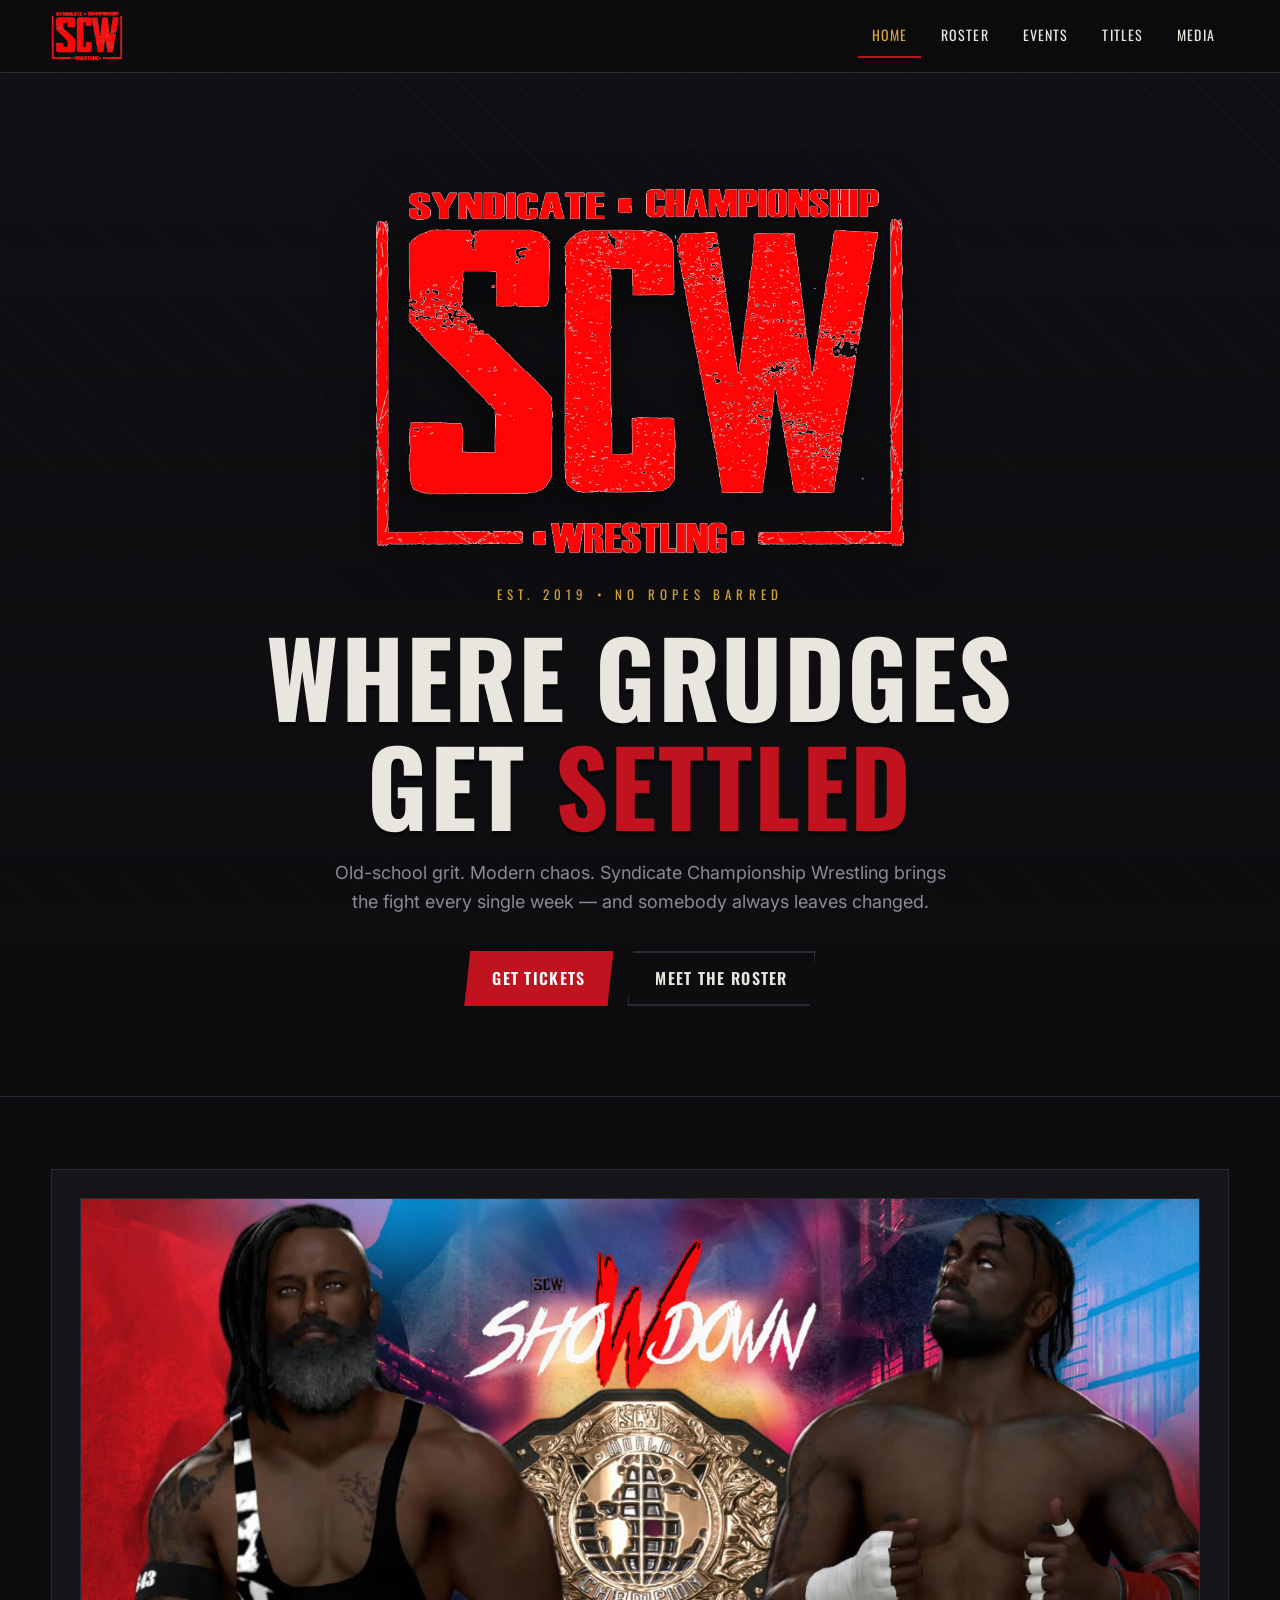
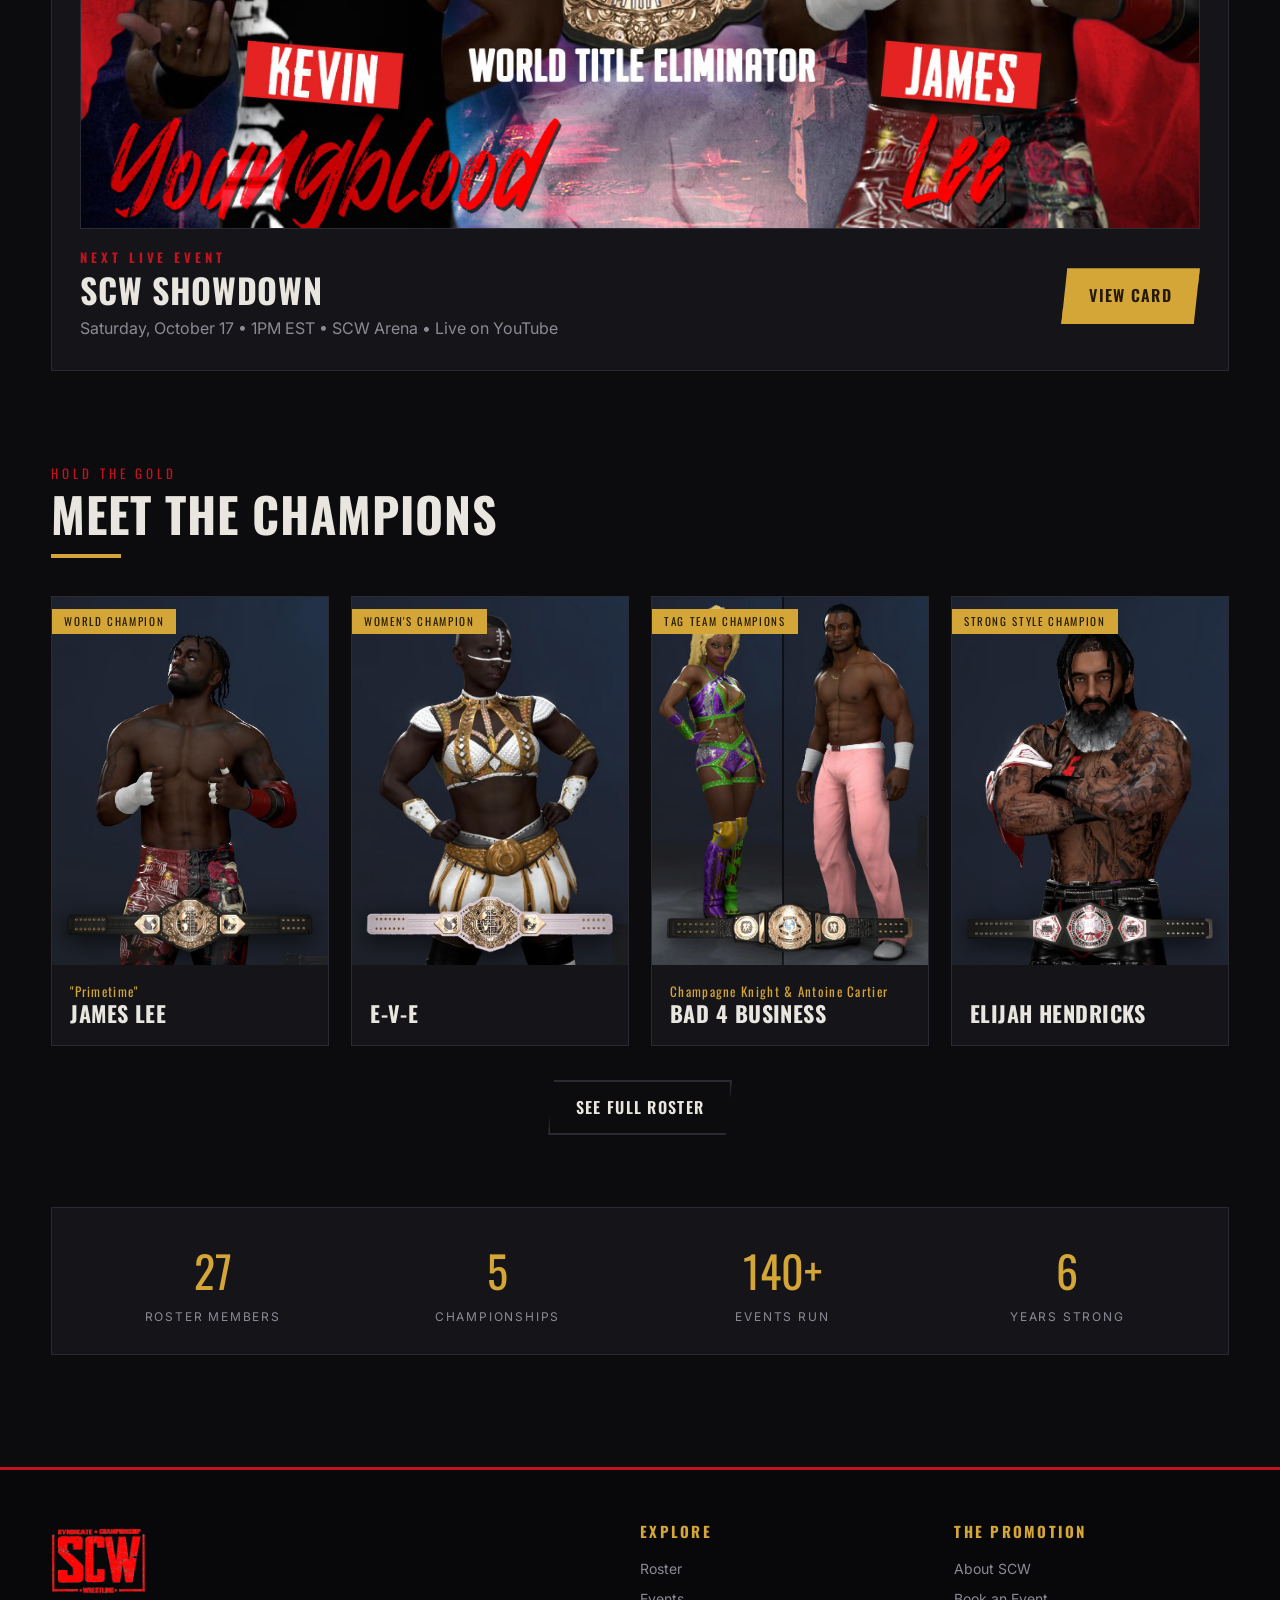
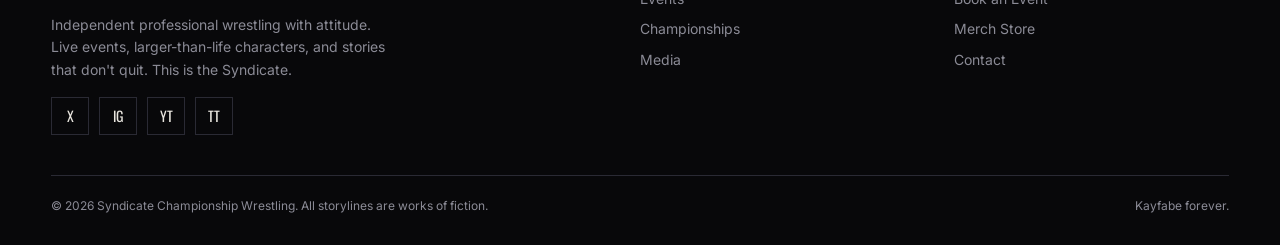
<file: index.html>
<!DOCTYPE html>
<html lang="en">
<head>
  <meta charset="UTF-8" />
  <meta name="viewport" content="width=device-width, initial-scale=1.0" />
  <title>Syndicate Championship Wrestling — SCW</title>
  <meta name="description" content="Syndicate Championship Wrestling — where legends are made and grudges are settled. Rowdy, raw, and ready to riot." />
  <link rel="preconnect" href="https://fonts.googleapis.com" />
  <link rel="preconnect" href="https://fonts.gstatic.com" crossorigin />
  <link href="https://fonts.googleapis.com/css2?family=Oswald:wght@400;500;600;700&family=Inter:wght@400;500;600&display=swap" rel="stylesheet" />
  <link rel="icon" type="image/png" href="media/images/scw-logo.png" />
  <link rel="stylesheet" href="css/styles.css?v=7" />
</head>
<body>

  <!-- ===== Nav ===== -->
  <header class="topbar">
    <div class="wrap nav">
      <a class="brand" href="index.html">
        <img class="logo" src="media/images/scw-logo.png" alt="Syndicate Championship Wrestling" />
      </a>
      <button class="nav-toggle" aria-label="Menu">&#9776;</button>
      <nav class="nav-links">
        <a href="index.html">Home</a>
        <a href="roster.html">Roster</a>
        <a href="events.html">Events</a>
        <a href="championships.html">Titles</a>
        <a href="news.html">News</a>
        <a href="media.html">Media</a>
      </nav>
    </div>
  </header>

  <!-- ===== Ticker (hidden for now) =====
  <div class="ticker">
    <div class="track">
      <span>SCW RUMBLE IN THE BRONX — SAT SEP 19 — LIVE FROM THE BRONX, NY</span>
      <span>MAIN EVENT — SCW WORLD HEAVYWEIGHT TITLE — NO DISQUALIFICATION</span>
      <span>SCW WOMEN'S WORLD HEAVYWEIGHT TITLE ON THE LINE</span>
      <span>SCW TELEVISION TITLE UP FOR GRABS</span>
      <span>SCW TAG TEAM TITLES ON THE LINE</span>
    </div>
  </div>
  -->

  <!-- ===== Hero ===== -->
  <section class="hero">
    <div class="wrap">
      <img class="hero-logo" src="media/images/scw-logo.png" alt="Syndicate Championship Wrestling" />
      <div class="kicker">EST. 2019 &bull; NO ROPES BARRED</div>
      <h1>WHERE GRUDGES<br />GET <span class="split">SETTLED</span></h1>
      <p class="lead">Old-school grit. Modern chaos. Syndicate Championship Wrestling brings the fight every single week — and somebody always leaves changed.</p>
      <div class="hero-cta">
        <a class="btn" href="https://www.youtube.com/@SCWWrestling2k" target="_blank" rel="noopener">Get Tickets</a>
        <a class="btn ghost" href="roster.html">Meet the Roster</a>
      </div>
    </div>
  </section>

  <!-- ===== Next Event Callout ===== -->
  <section class="section">
    <div class="wrap">
      <div class="panel reveal">
        <a href="events.html" style="display:block;margin-bottom:22px;">
          <img src="media/matches/showdown-2026-10-17/KYB-LEE.jpg" alt="SCW Showdown — World Title Eliminator: Kevin Youngblood vs. James Lee" style="width:100%;display:block;border:1px solid var(--border);" />
        </a>
        <div style="display:grid;grid-template-columns:1fr auto;gap:24px;align-items:center;">
          <div>
            <div class="eyebrow head" style="color:var(--blood);letter-spacing:.3em;font-size:13px;">NEXT LIVE EVENT</div>
            <h2 style="font-size:34px;margin:8px 0;">SCW Showdown</h2>
            <p style="color:var(--smoke);">Saturday, October 17 &bull; 1PM EST &bull; SCW Arena &bull; Live on YouTube</p>
          </div>
          <a class="btn gold" href="events.html">View Card</a>
        </div>
      </div>
    </div>
  </section>

  <!-- ===== Featured Wrestlers ===== -->
  <section class="section" style="padding-top:20px;">
    <div class="wrap">
      <div class="section-head reveal">
        <div class="eyebrow">HOLD THE GOLD</div>
        <h2>Meet the Champions</h2>
        <div class="line"></div>
      </div>
      <div class="grid cols-4">
        <article class="card fighter reveal">
          <div class="photo"><span class="status champ">World Champion</span><img src="media/roster/primetime-james-lee.jpg" alt="James Lee" /><img class="photo-belt" src="media/titles/world.png?v=2" alt="SCW World Championship" /></div>
          <div class="info">
            <div class="nick">"Primetime"</div>
            <h3>James Lee</h3>
          </div>
        </article>
        <article class="card fighter reveal">
          <div class="photo"><span class="status champ">Women's Champion</span><img src="media/roster/eve.jpg" alt="E-V-E" /><img class="photo-belt" src="media/titles/womens.png?v=2" alt="SCW Women's Championship" /></div>
          <div class="info">
            <div class="nick">&nbsp;</div>
            <h3>E-V-E</h3>
          </div>
        </article>
        <article class="card fighter reveal">
          <div class="photo"><span class="status champ">Tag Team Champions</span><img src="media/roster/bad-4-business.jpg" alt="Bad 4 Business — Champagne Knight &amp; Antoine Cartier" /><img class="photo-belt" src="media/titles/tag-team.png?v=2" alt="SCW Tag Team Championship" /></div>
          <div class="info">
            <div class="nick">Champagne Knight &amp; Antoine Cartier</div>
            <h3>Bad 4 Business</h3>
          </div>
        </article>
        <article class="card fighter reveal">
          <div class="photo"><span class="status champ">Strong Style Champion</span><img src="media/roster/elijah-hendricks.jpg" alt="Elijah Hendricks" /><img class="photo-belt" src="media/titles/strong-style.png?v=2" alt="SCW Strong Style Championship" /></div>
          <div class="info">
            <div class="nick">&nbsp;</div>
            <h3>Elijah Hendricks</h3>
          </div>
        </article>
      </div>
      <div style="text-align:center;margin-top:34px;">
        <a class="btn ghost" href="roster.html">See Full Roster</a>
      </div>
    </div>
  </section>

  <!-- ===== Stats ===== -->
  <section class="section" style="padding-top:0;">
    <div class="wrap">
      <div class="panel stat-row reveal">
        <div class="stat"><div class="num">27</div><div class="lbl">Roster Members</div></div>
        <div class="stat"><div class="num">5</div><div class="lbl">Championships</div></div>
        <div class="stat"><div class="num">140+</div><div class="lbl">Events Run</div></div>
        <div class="stat"><div class="num">6</div><div class="lbl">Years Strong</div></div>
      </div>
    </div>
  </section>

  <!-- ===== Latest News (hidden until there's content — uncomment the section below to show again) ===== -->
  <!--
  <section class="section" style="padding-top:20px;">
    <div class="wrap">
      <div class="section-head reveal">
        <div class="eyebrow">FROM THE WIRE</div>
        <h2>Latest Headlines</h2>
        <div class="line"></div>
      </div>
      <div class="grid cols-3">
        <article class="card article reveal">
          <div class="thumb">SCW</div>
          <div class="content">
            <div class="cat">STORYLINE</div>
            <h3>Vega Turns on Her Own Stable</h3>
            <div class="date">Aug 12, 2026</div>
            <p>A steel chair, a betrayal, and a title shot on the line. The locker room is stunned.</p>
          </div>
        </article>
        <article class="card article reveal">
          <div class="thumb">SCW</div>
          <div class="content">
            <div class="cat">RESULTS</div>
            <h3>Traeger Snaps 12-Match Streak</h3>
            <div class="date">Aug 08, 2026</div>
            <p>"The Hammer" finally falls — but not without dragging the whole ring down with him.</p>
          </div>
        </article>
        <article class="card article reveal">
          <div class="thumb">SCW</div>
          <div class="content">
            <div class="cat">ANNOUNCEMENT</div>
            <h3>Blood &amp; Thunder Card Revealed</h3>
            <div class="date">Aug 05, 2026</div>
            <p>Three title matches, one cage, and a debut nobody saw coming. Full card inside.</p>
          </div>
        </article>
      </div>
      <div style="text-align:center;margin-top:34px;">
        <a class="btn ghost" href="news.html">All News</a>
      </div>
    </div>
  </section>
  -->

  <!-- ===== Footer ===== -->
  <footer class="footer">
    <div class="wrap">
      <div class="cols">
        <div class="about">
          <a class="brand" href="index.html">
            <img class="logo" src="media/images/scw-logo.png" alt="Syndicate Championship Wrestling" />
          </a>
          <p style="margin-top:16px;">Independent professional wrestling with attitude. Live events, larger-than-life characters, and stories that don't quit. This is the Syndicate.</p>
          <div class="social">
            <a href="#" aria-label="X">X</a>
            <a href="#" aria-label="Instagram">IG</a>
            <a href="#" aria-label="YouTube">YT</a>
            <a href="#" aria-label="TikTok">TT</a>
          </div>
        </div>
        <div>
          <h4>EXPLORE</h4>
          <a href="roster.html">Roster</a>
          <a href="events.html">Events</a>
          <a href="championships.html">Championships</a>
          <a href="news.html">News</a>
          <a href="media.html">Media</a>
        </div>
        <div>
          <h4>THE PROMOTION</h4>
          <a href="#">About SCW</a>
          <a href="#">Book an Event</a>
          <a href="#">Merch Store</a>
          <a href="#">Contact</a>
        </div>
      </div>
      <div class="legal">
        <span>&copy; <span data-year>2026</span> Syndicate Championship Wrestling. All storylines are works of fiction.</span>
        <span>Kayfabe forever.</span>
      </div>
    </div>
  </footer>

  <script src="js/main.js"></script>
</body>
</html>
</file>
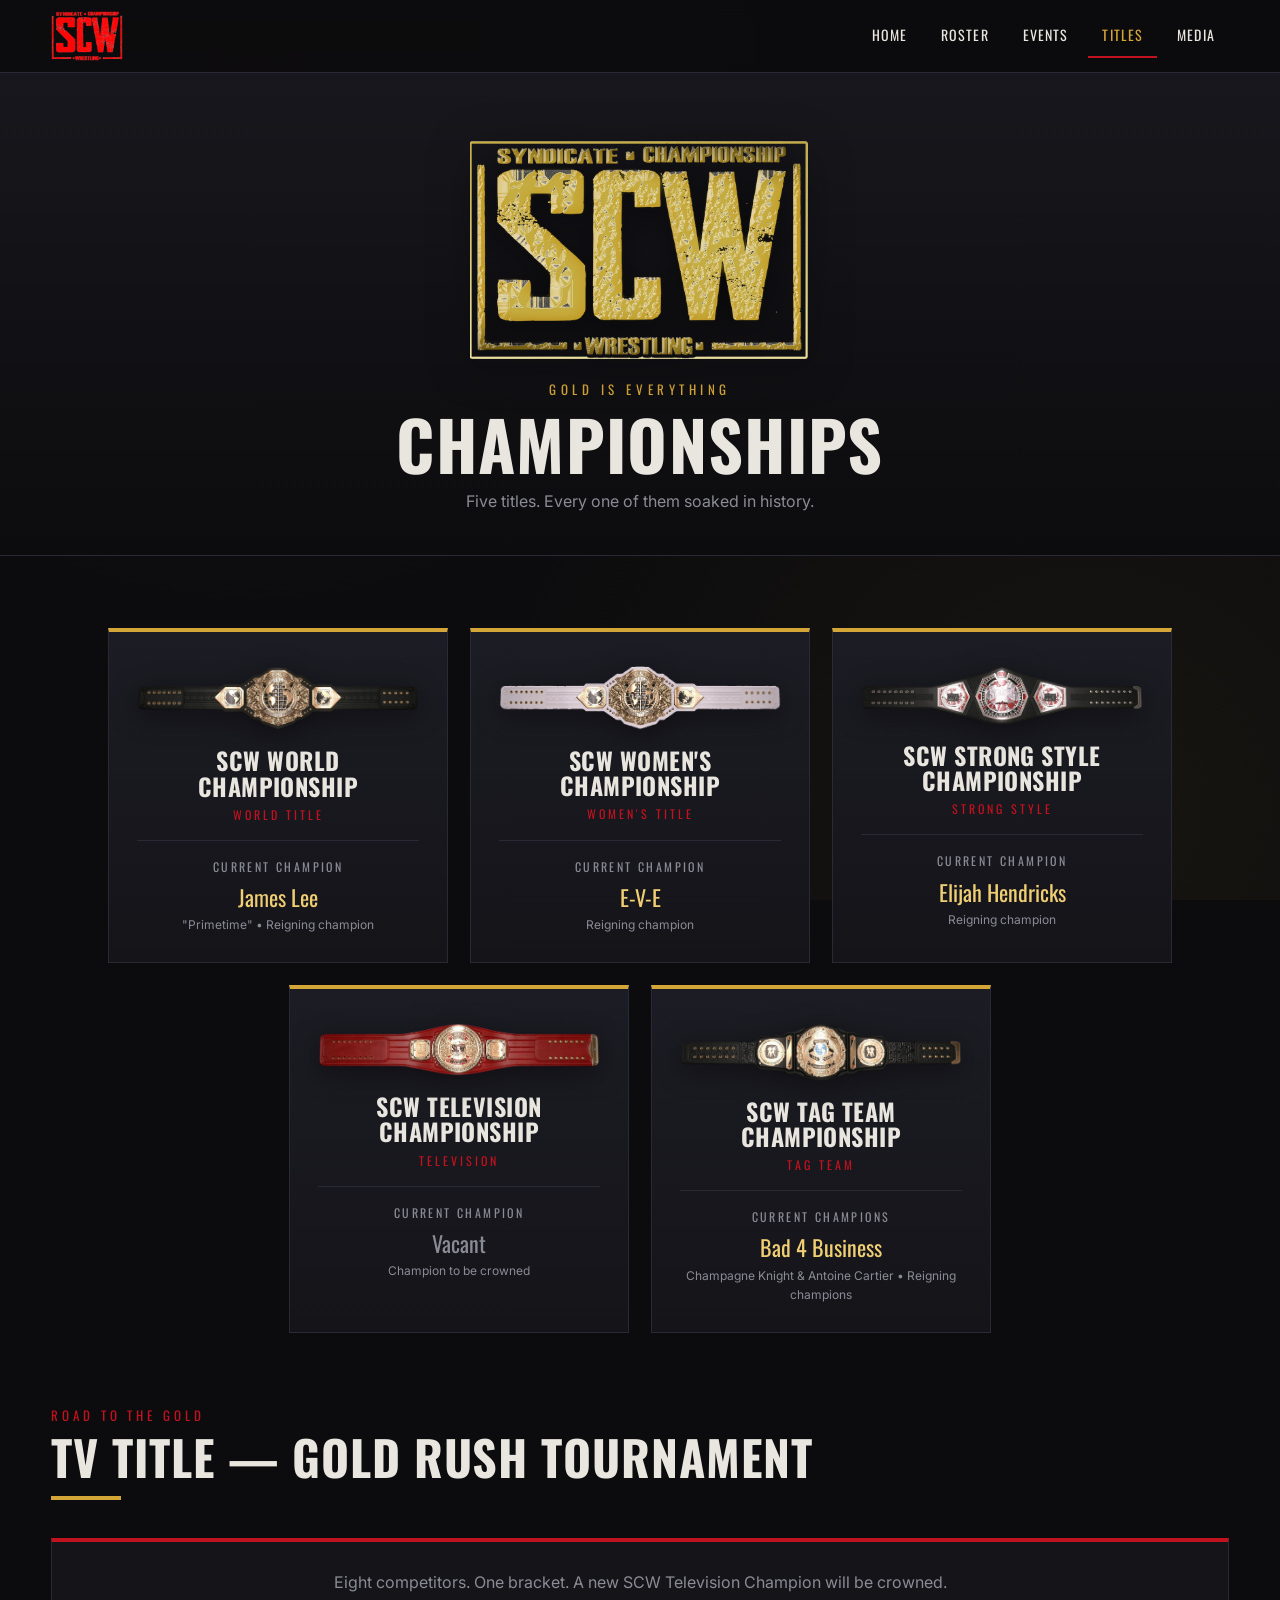
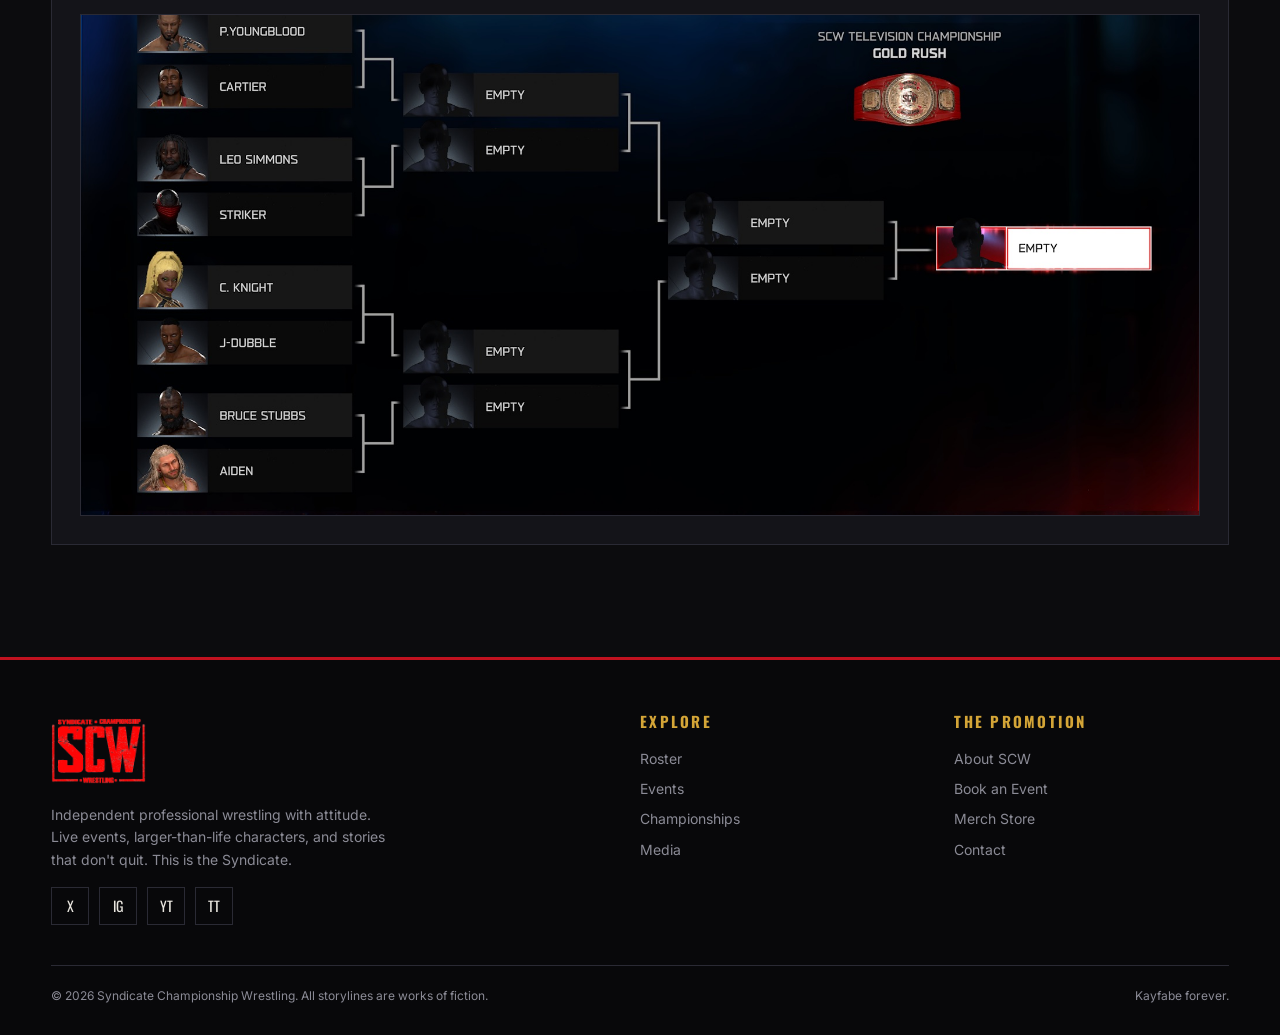
<file: championships.html>
<!DOCTYPE html>
<html lang="en">
<head>
  <meta charset="UTF-8" />
  <meta name="viewport" content="width=device-width, initial-scale=1.0" />
  <title>Championships — Syndicate Championship Wrestling</title>
  <meta name="description" content="SCW championship titles and their current holders." />
  <link rel="preconnect" href="https://fonts.googleapis.com" />
  <link rel="preconnect" href="https://fonts.gstatic.com" crossorigin />
  <link href="https://fonts.googleapis.com/css2?family=Oswald:wght@400;500;600;700&family=Inter:wght@400;500;600&display=swap" rel="stylesheet" />
  <link rel="icon" type="image/png" href="media/images/scw-logo.png" />
  <link rel="stylesheet" href="css/styles.css?v=7" />
</head>
<body>

  <header class="topbar">
    <div class="wrap nav">
      <a class="brand" href="index.html">
        <img class="logo" src="media/images/scw-logo.png" alt="Syndicate Championship Wrestling" />
      </a>
      <button class="nav-toggle" aria-label="Menu">&#9776;</button>
      <nav class="nav-links">
        <a href="index.html">Home</a>
        <a href="roster.html">Roster</a>
        <a href="events.html">Events</a>
        <a href="championships.html">Titles</a>
        <a href="news.html">News</a>
        <a href="media.html">Media</a>
      </nav>
    </div>
  </header>

  <section class="page-banner">
    <div class="wrap">
      <img src="media/images/scw-gold.png" alt="SCW" style="width:min(340px,68vw);margin:0 auto 16px;display:block;filter:drop-shadow(0 8px 20px rgba(0,0,0,0.55));" />
      <div class="eyebrow">GOLD IS EVERYTHING</div>
      <h1>Championships</h1>
      <p>Five titles. Every one of them soaked in history.</p>
    </div>
  </section>

  <section class="section">
    <div class="wrap">
      <div class="belt-grid">

        <article class="belt reveal">
          <img class="belt-img" src="media/titles/world.png?v=2" alt="SCW World Championship belt" />
          <h3>SCW World Championship</h3>
          <div class="division">WORLD TITLE</div>
          <div class="holder">
            <div class="lbl">CURRENT CHAMPION</div>
            <div class="who">James Lee</div>
            <div class="since">"Primetime" &bull; Reigning champion</div>
          </div>
        </article>

        <article class="belt reveal">
          <img class="belt-img" src="media/titles/womens.png?v=2" alt="SCW Women's Championship belt" />
          <h3>SCW Women's Championship</h3>
          <div class="division">WOMEN'S TITLE</div>
          <div class="holder">
            <div class="lbl">CURRENT CHAMPION</div>
            <div class="who">E-V-E</div>
            <div class="since">Reigning champion</div>
          </div>
        </article>

        <article class="belt reveal">
          <img class="belt-img" src="media/titles/strong-style.png?v=2" alt="SCW Strong Style Championship belt" />
          <h3>SCW Strong Style Championship</h3>
          <div class="division">STRONG STYLE</div>
          <div class="holder">
            <div class="lbl">CURRENT CHAMPION</div>
            <div class="who">Elijah Hendricks</div>
            <div class="since">Reigning champion</div>
          </div>
        </article>

        <article class="belt reveal">
          <img class="belt-img" src="media/titles/television.png?v=2" alt="SCW Television Championship belt" />
          <h3>SCW Television Championship</h3>
          <div class="division">TELEVISION</div>
          <div class="holder">
            <div class="lbl">CURRENT CHAMPION</div>
            <div class="who" style="color:var(--smoke);">Vacant</div>
            <div class="since">Champion to be crowned</div>
          </div>
        </article>

        <article class="belt reveal">
          <img class="belt-img" src="media/titles/tag-team.png?v=2" alt="SCW Tag Team Championship belt" />
          <h3>SCW Tag Team Championship</h3>
          <div class="division">TAG TEAM</div>
          <div class="holder">
            <div class="lbl">CURRENT CHAMPIONS</div>
            <div class="who">Bad 4 Business</div>
            <div class="since">Champagne Knight &amp; Antoine Cartier &bull; Reigning champions</div>
          </div>
        </article>

      </div>
    </div>
  </section>

  <!-- ===== TV Title Gold Rush tournament ===== -->
  <section class="section" style="padding-top:0;">
    <div class="wrap">
      <div class="section-head reveal">
        <div class="eyebrow">ROAD TO THE GOLD</div>
        <h2>TV Title &mdash; Gold Rush Tournament</h2>
        <div class="line"></div>
      </div>
      <div class="panel reveal" style="border-top:4px solid var(--blood);text-align:center;">
        <p style="color:var(--smoke);margin-bottom:18px;">Eight competitors. One bracket. A new SCW Television Champion will be crowned.</p>
        <img src="media/matches/showdown-2026-10-03/tv-title-gold-rush-bracket.png" alt="SCW Television Championship Gold Rush tournament bracket" data-lightbox="image" data-src="media/matches/showdown-2026-10-03/tv-title-gold-rush-bracket.png" data-group="gold-rush" data-caption="Gold Rush Tournament — SCW Television Championship" style="width:100%;display:block;border:1px solid var(--border);" />
      </div>
    </div>
  </section>

  <footer class="footer">
    <div class="wrap">
      <div class="cols">
        <div class="about">
          <a class="brand" href="index.html">
            <img class="logo" src="media/images/scw-logo.png" alt="Syndicate Championship Wrestling" />
          </a>
          <p style="margin-top:16px;">Independent professional wrestling with attitude. Live events, larger-than-life characters, and stories that don't quit. This is the Syndicate.</p>
          <div class="social">
            <a href="#" aria-label="X">X</a>
            <a href="#" aria-label="Instagram">IG</a>
            <a href="#" aria-label="YouTube">YT</a>
            <a href="#" aria-label="TikTok">TT</a>
          </div>
        </div>
        <div>
          <h4>EXPLORE</h4>
          <a href="roster.html">Roster</a>
          <a href="events.html">Events</a>
          <a href="championships.html">Championships</a>
          <a href="news.html">News</a>
          <a href="media.html">Media</a>
        </div>
        <div>
          <h4>THE PROMOTION</h4>
          <a href="#">About SCW</a>
          <a href="#">Book an Event</a>
          <a href="#">Merch Store</a>
          <a href="#">Contact</a>
        </div>
      </div>
      <div class="legal">
        <span>&copy; <span data-year>2026</span> Syndicate Championship Wrestling. All storylines are works of fiction.</span>
        <span>Kayfabe forever.</span>
      </div>
    </div>
  </footer>

  <script src="js/main.js"></script>
</body>
</html>
</file>
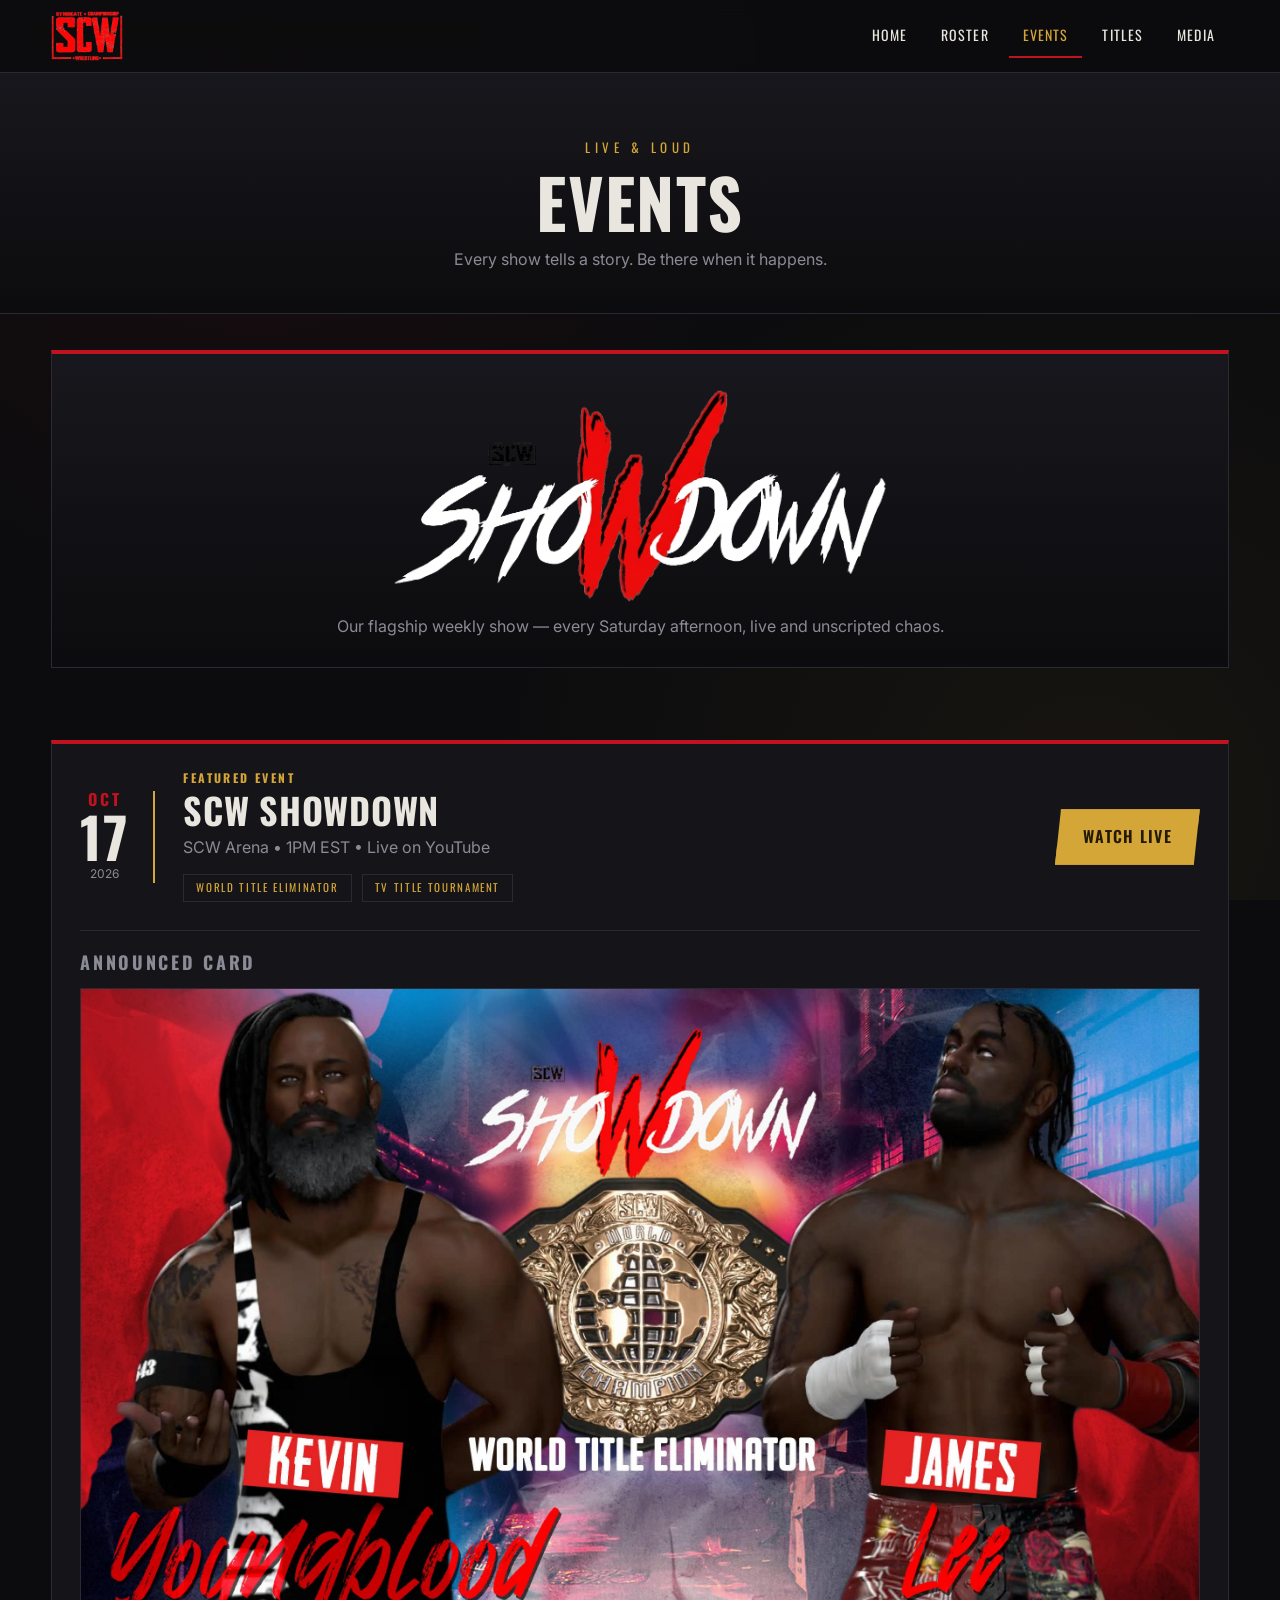
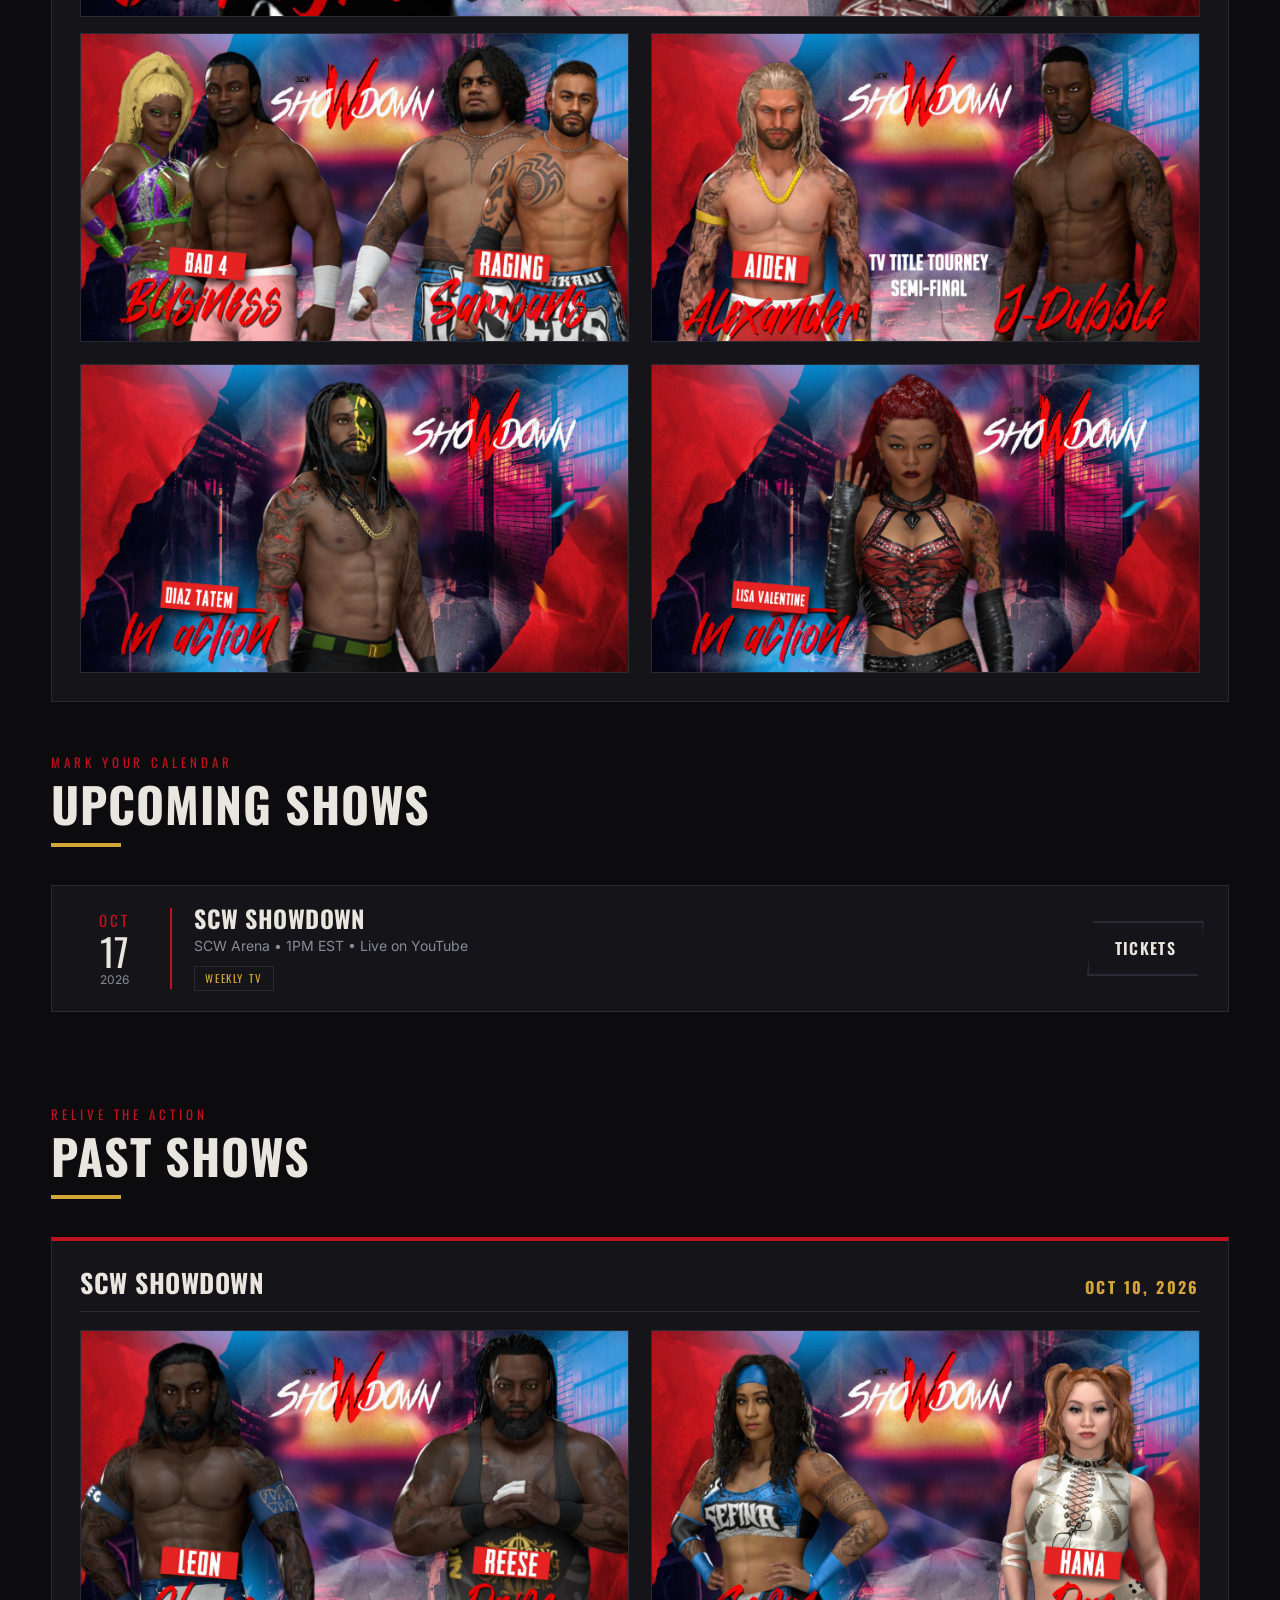
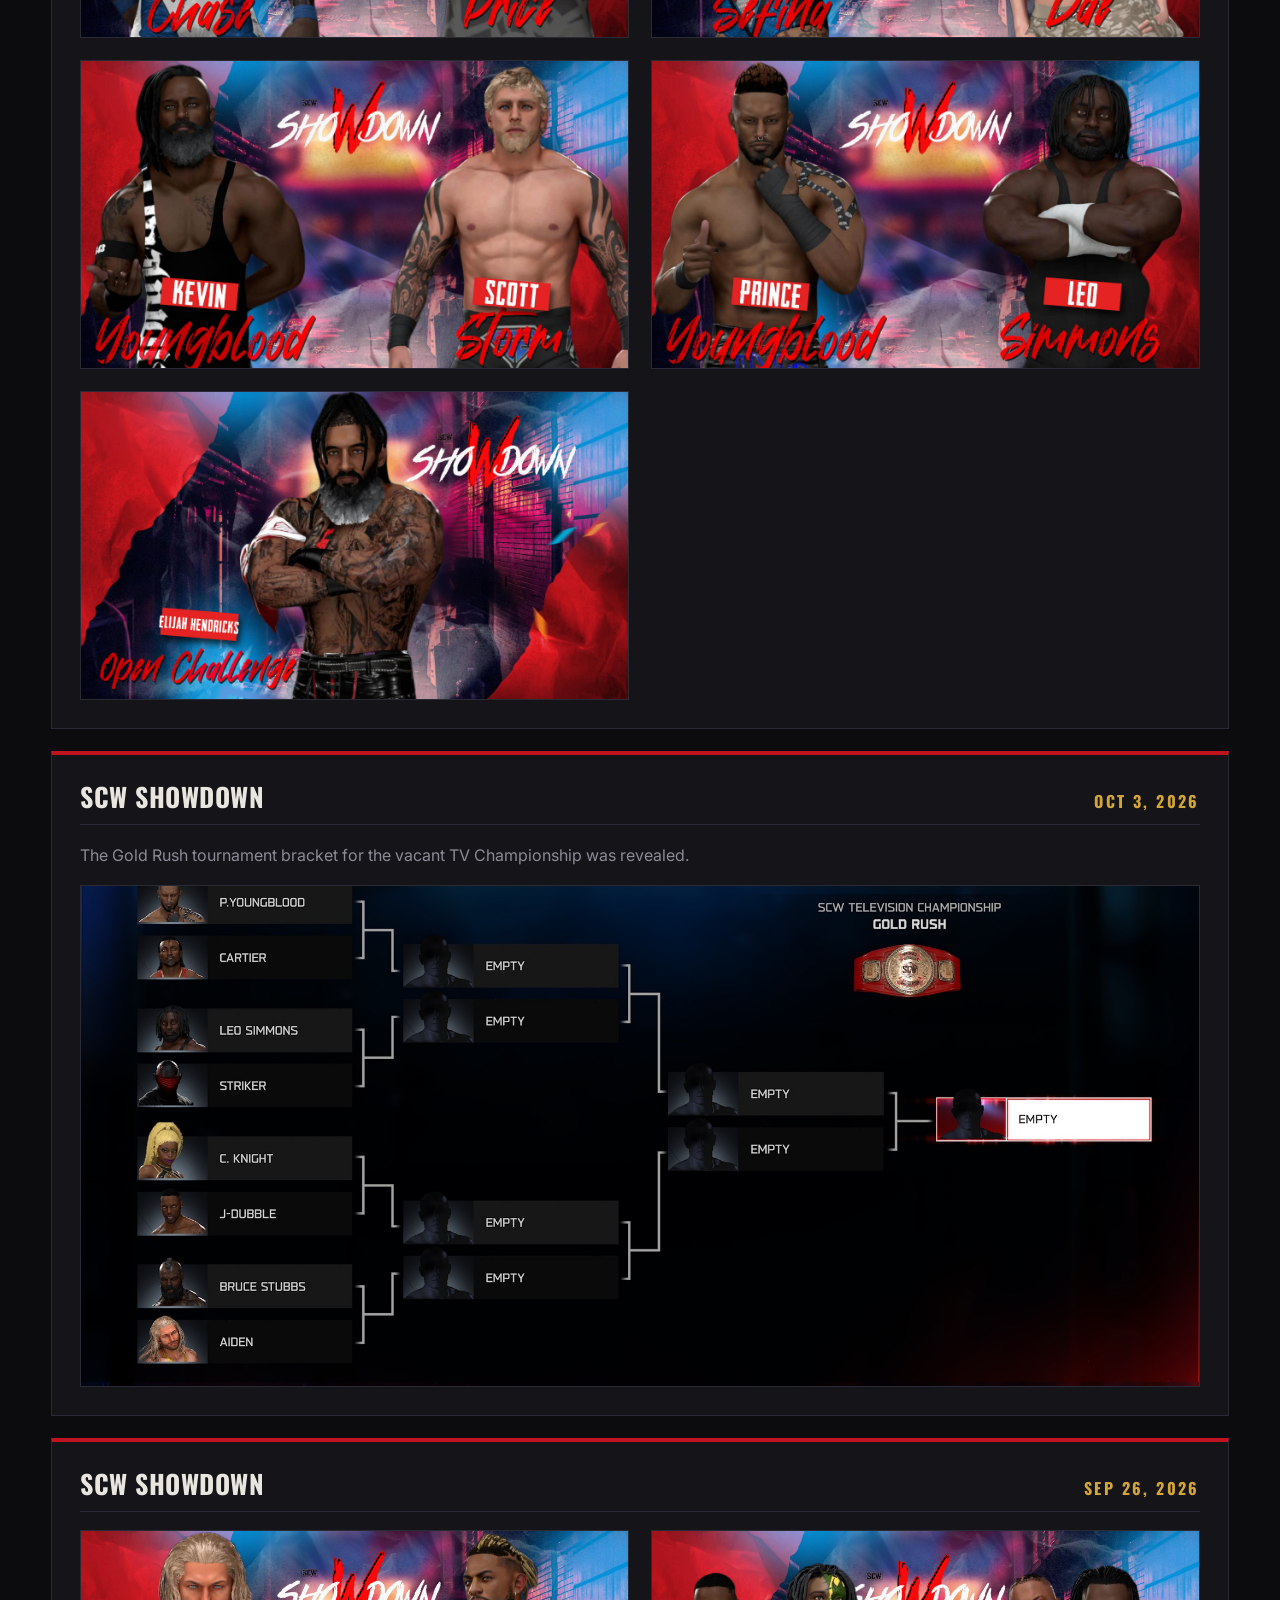
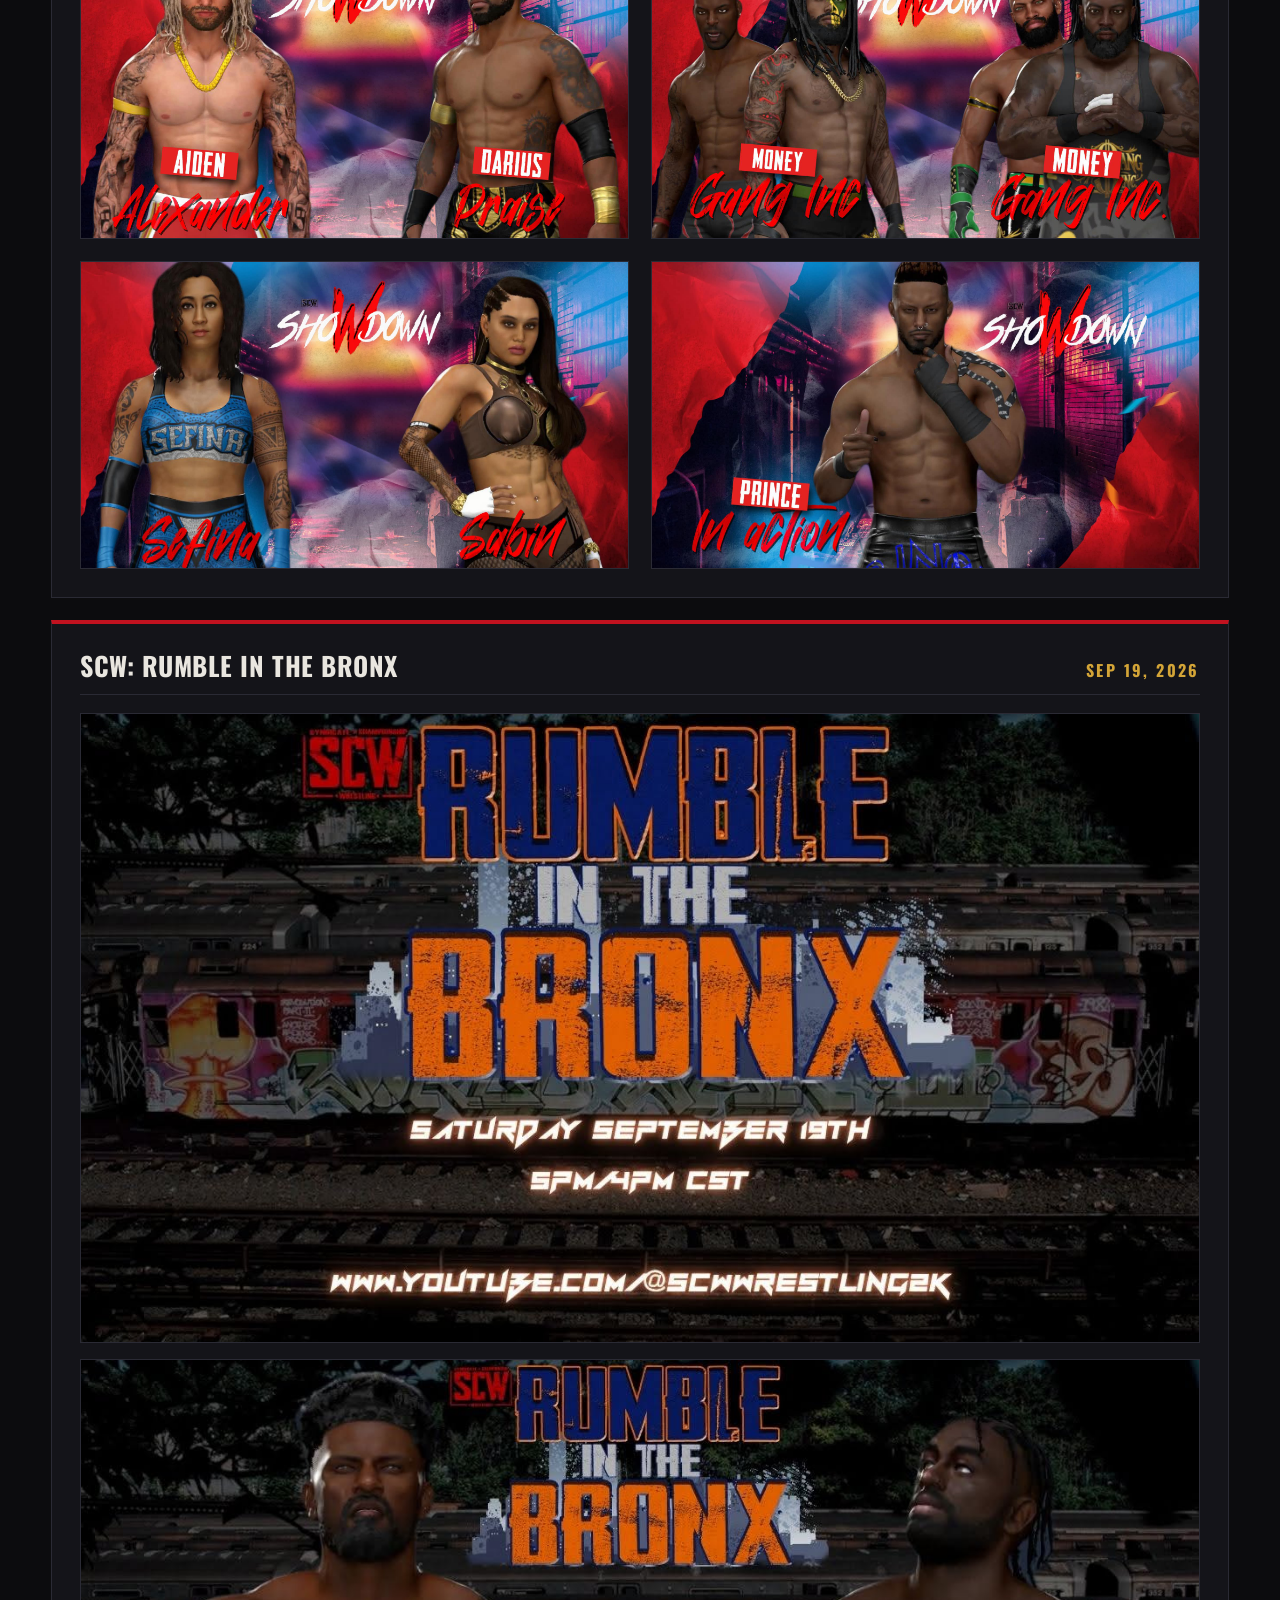
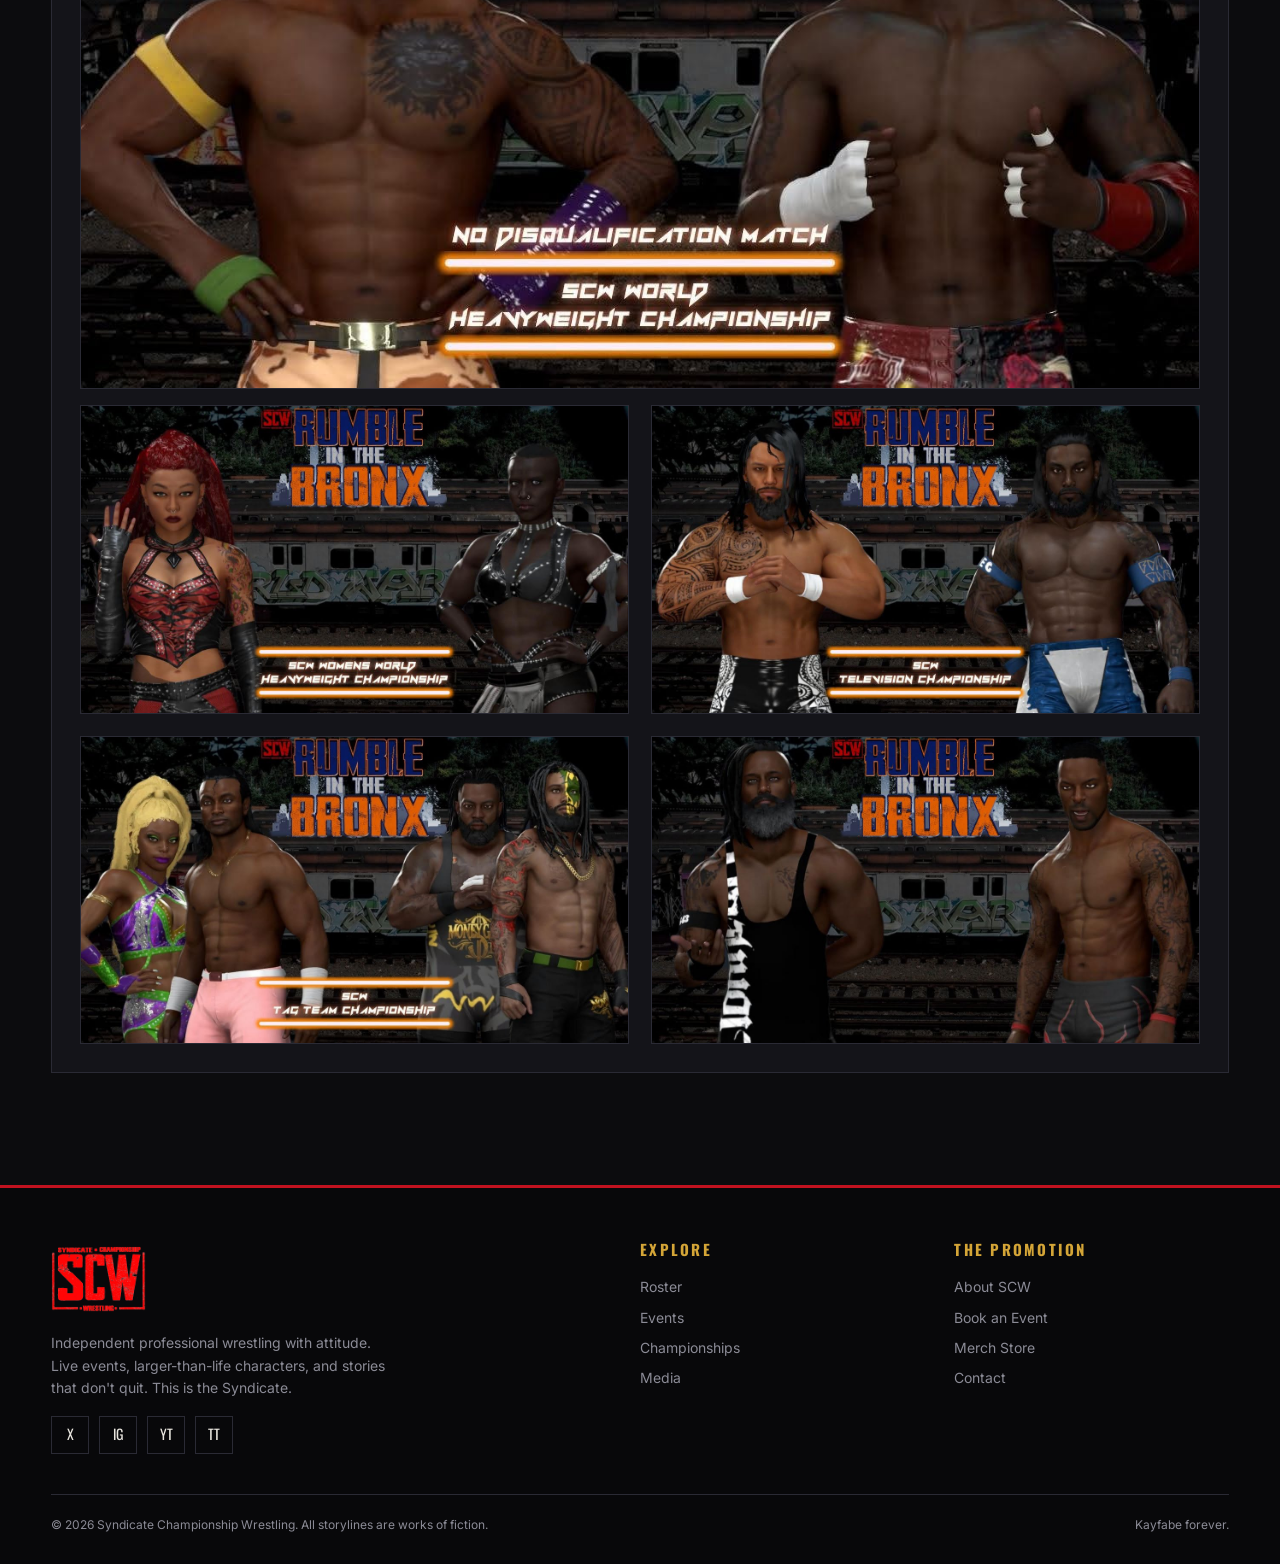
<file: events.html>
<!DOCTYPE html>
<html lang="en">
<head>
  <meta charset="UTF-8" />
  <meta name="viewport" content="width=device-width, initial-scale=1.0" />
  <title>Events — Syndicate Championship Wrestling</title>
  <meta name="description" content="Upcoming SCW live events and past results." />
  <link rel="preconnect" href="https://fonts.googleapis.com" />
  <link rel="preconnect" href="https://fonts.gstatic.com" crossorigin />
  <link href="https://fonts.googleapis.com/css2?family=Oswald:wght@400;500;600;700&family=Inter:wght@400;500;600&display=swap" rel="stylesheet" />
  <link rel="icon" type="image/png" href="media/images/scw-logo.png" />
  <link rel="stylesheet" href="css/styles.css?v=7" />
</head>
<body>

  <header class="topbar">
    <div class="wrap nav">
      <a class="brand" href="index.html">
        <img class="logo" src="media/images/scw-logo.png" alt="Syndicate Championship Wrestling" />
      </a>
      <button class="nav-toggle" aria-label="Menu">&#9776;</button>
      <nav class="nav-links">
        <a href="index.html">Home</a>
        <a href="roster.html">Roster</a>
        <a href="events.html">Events</a>
        <a href="championships.html">Titles</a>
        <a href="news.html">News</a>
        <a href="media.html">Media</a>
      </nav>
    </div>
  </header>

  <section class="page-banner">
    <div class="wrap">
      <div class="eyebrow">LIVE &amp; LOUD</div>
      <h1>Events</h1>
      <p>Every show tells a story. Be there when it happens.</p>
    </div>
  </section>

  <!-- ===== Flagship weekly show ===== -->
  <section class="section" style="padding:36px 0 0;">
    <div class="wrap">
      <div class="panel reveal" style="text-align:center;background:linear-gradient(180deg,#17171d,#0c0c0e);border-top:4px solid var(--blood);">
        <img src="media/images/showdown.png?v=2" alt="SCW Showdown" style="width:min(500px,86vw);margin:4px auto;display:block;" />
        <p style="color:var(--smoke);margin-top:8px;">Our flagship weekly show &mdash; every Saturday afternoon, live and unscripted chaos.</p>
      </div>
    </div>
  </section>

  <!-- ===== Featured next event ===== -->
  <section class="section" style="padding-bottom:20px;">
    <div class="wrap">
      <div class="panel reveal" style="border-top:4px solid var(--blood);">
        <div style="display:grid;grid-template-columns:auto 1fr auto;gap:28px;align-items:center;">
          <div class="date" style="text-align:center;border-right:2px solid var(--gold);padding-right:24px;">
            <div class="head" style="color:var(--blood);letter-spacing:.2em;">OCT</div>
            <div class="head" style="font-size:56px;line-height:1;">17</div>
            <div style="color:var(--smoke);font-size:12px;">2026</div>
          </div>
          <div>
            <div class="head" style="color:var(--gold);letter-spacing:.2em;font-size:12px;">FEATURED EVENT</div>
            <h2 style="font-size:36px;margin:6px 0;">SCW Showdown</h2>
            <p style="color:var(--smoke);">SCW Arena &bull; 1PM EST &bull; Live on YouTube</p>
            <div style="margin-top:14px;display:flex;gap:10px;flex-wrap:wrap;">
              <span class="tag" style="font-family:var(--font-head);font-size:11px;letter-spacing:.15em;padding:4px 12px;border:1px solid var(--border);color:var(--gold);">WORLD TITLE ELIMINATOR</span>
              <span class="tag" style="font-family:var(--font-head);font-size:11px;letter-spacing:.15em;padding:4px 12px;border:1px solid var(--border);color:var(--gold);">TV TITLE TOURNAMENT</span>
            </div>
          </div>
          <a class="btn gold" href="https://www.youtube.com/@SCWWrestling2k" target="_blank" rel="noopener">Watch Live</a>
        </div>

        <!-- Match card -->
        <div style="margin-top:28px;border-top:1px solid var(--border);padding-top:22px;">
          <h3 style="font-size:18px;color:var(--smoke);letter-spacing:.15em;margin-bottom:16px;">ANNOUNCED CARD</h3>
          <img src="media/matches/showdown-2026-10-17/KYB-LEE.jpg" alt="World Title Eliminator — Kevin Youngblood vs. James Lee" data-lightbox="image" data-src="media/matches/showdown-2026-10-17/KYB-LEE.jpg" data-group="showdown-1017" data-caption="World Title Eliminator — Kevin Youngblood vs. James Lee" style="width:100%;aspect-ratio:16/9;object-fit:cover;border:1px solid var(--border);margin-bottom:16px;" />
          <div class="grid cols-2">
            <img src="media/matches/showdown-2026-10-17/Tag.jpg" alt="Bad 4 Business vs. Raging Samoans" data-lightbox="image" data-src="media/matches/showdown-2026-10-17/Tag.jpg" data-group="showdown-1017" data-caption="Bad 4 Business vs. Raging Samoans" style="width:100%;aspect-ratio:16/9;object-fit:cover;border:1px solid var(--border);" />
            <img src="media/matches/showdown-2026-10-17/TV-Title.jpg" alt="TV Title Tournament Semi-Final — Aiden Alexander vs. J-Dubble" data-lightbox="image" data-src="media/matches/showdown-2026-10-17/TV-Title.jpg" data-group="showdown-1017" data-caption="TV Title Tournament Semi-Final — Aiden Alexander vs. J-Dubble" style="width:100%;aspect-ratio:16/9;object-fit:cover;border:1px solid var(--border);" />
            <img src="media/matches/showdown-2026-10-17/Tatem.jpg" alt="Diaz Tatem in action" data-lightbox="image" data-src="media/matches/showdown-2026-10-17/Tatem.jpg" data-group="showdown-1017" data-caption="Diaz Tatem in action" style="width:100%;aspect-ratio:16/9;object-fit:cover;border:1px solid var(--border);" />
            <img src="media/matches/showdown-2026-10-17/Lisa.jpg" alt="Lisa Valentine in action" data-lightbox="image" data-src="media/matches/showdown-2026-10-17/Lisa.jpg" data-group="showdown-1017" data-caption="Lisa Valentine in action" style="width:100%;aspect-ratio:16/9;object-fit:cover;border:1px solid var(--border);" />
          </div>
        </div>
      </div>
    </div>
  </section>

  <!-- ===== Upcoming ===== -->
  <section class="section" style="padding-top:30px;">
    <div class="wrap">
      <div class="section-head reveal">
        <div class="eyebrow">MARK YOUR CALENDAR</div>
        <h2>Upcoming Shows</h2>
        <div class="line"></div>
      </div>

      <div class="grid" style="gap:16px;">
        <div class="event reveal">
          <div class="date"><div class="mon">OCT</div><div class="day">17</div><div class="yr">2026</div></div>
          <div class="body">
            <h3>SCW Showdown</h3>
            <div class="venue">SCW Arena &bull; 1PM EST &bull; Live on YouTube</div>
            <span class="tag">WEEKLY TV</span>
          </div>
          <div class="tickets"><a class="btn ghost" href="https://www.youtube.com/@SCWWrestling2k" target="_blank" rel="noopener">Tickets</a></div>
        </div>
      </div>
    </div>
  </section>

  <!-- ===== Past Shows ===== -->
  <section class="section" style="padding-top:20px;">
    <div class="wrap">
      <div class="section-head reveal">
        <div class="eyebrow">RELIVE THE ACTION</div>
        <h2>Past Shows</h2>
        <div class="line"></div>
      </div>

      <div class="panel reveal" style="border-top:4px solid var(--blood);margin-bottom:22px;">
        <div style="display:flex;justify-content:space-between;align-items:baseline;flex-wrap:wrap;gap:8px;border-bottom:1px solid var(--border);padding-bottom:14px;margin-bottom:18px;">
          <h3 style="font-size:26px;">SCW Showdown</h3>
          <div class="head" style="color:var(--gold);letter-spacing:.15em;">OCT 10, 2026</div>
        </div>
        <div class="grid cols-2">
          <img src="media/matches/showdown-2026-10-10/Chase-Price.jpg" alt="Leon Chase vs. Reese Price" data-lightbox="image" data-src="media/matches/showdown-2026-10-10/Chase-Price.jpg" data-group="showdown-1010" data-caption="Leon Chase vs. Reese Price" style="width:100%;aspect-ratio:16/9;object-fit:cover;border:1px solid var(--border);" />
          <img src="media/matches/showdown-2026-10-10/Hana-Sefina.jpg" alt="Sefina vs. Hana Dae" data-lightbox="image" data-src="media/matches/showdown-2026-10-10/Hana-Sefina.jpg" data-group="showdown-1010" data-caption="Sefina vs. Hana Dae" style="width:100%;aspect-ratio:16/9;object-fit:cover;border:1px solid var(--border);" />
          <img src="media/matches/showdown-2026-10-10/KYB-STORM.jpg" alt="Kevin Youngblood vs. Scott Storm" data-lightbox="image" data-src="media/matches/showdown-2026-10-10/KYB-STORM.jpg" data-group="showdown-1010" data-caption="Kevin Youngblood vs. Scott Storm" style="width:100%;aspect-ratio:16/9;object-fit:cover;border:1px solid var(--border);" />
          <img src="media/matches/showdown-2026-10-10/PYB-LEO.jpg" alt="Prince Youngblood vs. Leo Simmons" data-lightbox="image" data-src="media/matches/showdown-2026-10-10/PYB-LEO.jpg" data-group="showdown-1010" data-caption="Prince Youngblood vs. Leo Simmons" style="width:100%;aspect-ratio:16/9;object-fit:cover;border:1px solid var(--border);" />
          <img src="media/matches/showdown-2026-10-10/Open-Challenge.jpg" alt="Elijah Hendricks Open Challenge" data-lightbox="image" data-src="media/matches/showdown-2026-10-10/Open-Challenge.jpg" data-group="showdown-1010" data-caption="Elijah Hendricks — Open Challenge" style="width:100%;aspect-ratio:16/9;object-fit:cover;border:1px solid var(--border);" />
        </div>
      </div>

      <div class="panel reveal" style="border-top:4px solid var(--blood);margin-bottom:22px;">
        <div style="display:flex;justify-content:space-between;align-items:baseline;flex-wrap:wrap;gap:8px;border-bottom:1px solid var(--border);padding-bottom:14px;margin-bottom:18px;">
          <h3 style="font-size:26px;">SCW Showdown</h3>
          <div class="head" style="color:var(--gold);letter-spacing:.15em;">OCT 3, 2026</div>
        </div>
        <p style="color:var(--smoke);margin-bottom:16px;">The Gold Rush tournament bracket for the vacant TV Championship was revealed.</p>
        <img src="media/matches/showdown-2026-10-03/tv-title-gold-rush-bracket.png" alt="SCW Television Championship Gold Rush tournament bracket" data-lightbox="image" data-src="media/matches/showdown-2026-10-03/tv-title-gold-rush-bracket.png" data-group="showdown-1003" data-caption="Gold Rush Tournament Bracket — SCW Television Championship" style="width:100%;display:block;border:1px solid var(--border);" />
      </div>

      <div class="panel reveal" style="border-top:4px solid var(--blood);">
        <div style="display:flex;justify-content:space-between;align-items:baseline;flex-wrap:wrap;gap:8px;border-bottom:1px solid var(--border);padding-bottom:14px;margin-bottom:18px;">
          <h3 style="font-size:26px;">SCW Showdown</h3>
          <div class="head" style="color:var(--gold);letter-spacing:.15em;">SEP 26, 2026</div>
        </div>
        <div class="grid cols-2">
          <img src="media/matches/showdown-2026-09-26/aiden-vs-darius.jpg" alt="Aiden Alexander vs. Darius Praise" data-lightbox="image" data-src="media/matches/showdown-2026-09-26/aiden-vs-darius.jpg" data-group="showdown-0926" data-caption="Aiden Alexander vs. Darius Praise" style="width:100%;aspect-ratio:16/9;object-fit:cover;border:1px solid var(--border);" />
          <img src="media/matches/showdown-2026-09-26/money-gang-tag-match.jpg" alt="JT Money and Reese Price vs. Diaz Tatem and J-Dubble" data-lightbox="image" data-src="media/matches/showdown-2026-09-26/money-gang-tag-match.jpg" data-group="showdown-0926" data-caption="JT Money &amp; Reese Price vs. Diaz Tatem &amp; J-Dubble" style="width:100%;aspect-ratio:16/9;object-fit:cover;border:1px solid var(--border);" />
          <img src="media/matches/showdown-2026-09-26/sefina-vs-sabin.jpg" alt="Sefina vs. Sabin" data-lightbox="image" data-src="media/matches/showdown-2026-09-26/sefina-vs-sabin.jpg" data-group="showdown-0926" data-caption="Sefina vs. Sabin" style="width:100%;aspect-ratio:16/9;object-fit:cover;border:1px solid var(--border);" />
          <img src="media/matches/showdown-2026-09-26/prince-youngblood.jpg" alt="Prince Youngblood in action" data-lightbox="image" data-src="media/matches/showdown-2026-09-26/prince-youngblood.jpg" data-group="showdown-0926" data-caption="Prince Youngblood in action" style="width:100%;aspect-ratio:16/9;object-fit:cover;border:1px solid var(--border);" />
        </div>
      </div>

      <div class="panel reveal" style="border-top:4px solid var(--blood);margin-top:22px;">
        <div style="display:flex;justify-content:space-between;align-items:baseline;flex-wrap:wrap;gap:8px;border-bottom:1px solid var(--border);padding-bottom:14px;margin-bottom:18px;">
          <h3 style="font-size:26px;">SCW: Rumble in the Bronx</h3>
          <div class="head" style="color:var(--gold);letter-spacing:.15em;">SEP 19, 2026</div>
        </div>
        <img src="media/posters/rumble-in-the-bronx.jpg" alt="SCW: Rumble in the Bronx" style="width:100%;display:block;border:1px solid var(--border);margin-bottom:16px;" />
        <img src="media/matches/rumble-1.jpg" alt="Main Event — No Disqualification — SCW World Heavyweight Championship" data-lightbox="image" data-src="media/matches/rumble-1.jpg" data-group="rumble" data-caption="Main Event — No Disqualification — SCW World Heavyweight Championship" style="width:100%;aspect-ratio:16/9;object-fit:cover;border:1px solid var(--border);margin-bottom:16px;" />
        <div class="grid cols-2">
          <img src="media/matches/rumble-3.jpg" alt="SCW Women's World Heavyweight Championship" data-lightbox="image" data-src="media/matches/rumble-3.jpg" data-group="rumble" data-caption="SCW Women's World Heavyweight Championship" style="width:100%;aspect-ratio:16/9;object-fit:cover;border:1px solid var(--border);" />
          <img src="media/matches/rumble-4.jpg" alt="SCW Television Championship" data-lightbox="image" data-src="media/matches/rumble-4.jpg" data-group="rumble" data-caption="SCW Television Championship" style="width:100%;aspect-ratio:16/9;object-fit:cover;border:1px solid var(--border);" />
          <img src="media/matches/rumble-5.jpg" alt="SCW Tag Team Championship" data-lightbox="image" data-src="media/matches/rumble-5.jpg" data-group="rumble" data-caption="SCW Tag Team Championship" style="width:100%;aspect-ratio:16/9;object-fit:cover;border:1px solid var(--border);" />
          <img src="media/matches/rumble-2.jpg" alt="Rumble in the Bronx singles match" data-lightbox="image" data-src="media/matches/rumble-2.jpg" data-group="rumble" data-caption="Rumble in the Bronx" style="width:100%;aspect-ratio:16/9;object-fit:cover;border:1px solid var(--border);" />
        </div>
      </div>
    </div>
  </section>

  <footer class="footer">
    <div class="wrap">
      <div class="cols">
        <div class="about">
          <a class="brand" href="index.html">
            <img class="logo" src="media/images/scw-logo.png" alt="Syndicate Championship Wrestling" />
          </a>
          <p style="margin-top:16px;">Independent professional wrestling with attitude. Live events, larger-than-life characters, and stories that don't quit. This is the Syndicate.</p>
          <div class="social">
            <a href="#" aria-label="X">X</a>
            <a href="#" aria-label="Instagram">IG</a>
            <a href="#" aria-label="YouTube">YT</a>
            <a href="#" aria-label="TikTok">TT</a>
          </div>
        </div>
        <div>
          <h4>EXPLORE</h4>
          <a href="roster.html">Roster</a>
          <a href="events.html">Events</a>
          <a href="championships.html">Championships</a>
          <a href="news.html">News</a>
          <a href="media.html">Media</a>
        </div>
        <div>
          <h4>THE PROMOTION</h4>
          <a href="#">About SCW</a>
          <a href="#">Book an Event</a>
          <a href="#">Merch Store</a>
          <a href="#">Contact</a>
        </div>
      </div>
      <div class="legal">
        <span>&copy; <span data-year>2026</span> Syndicate Championship Wrestling. All storylines are works of fiction.</span>
        <span>Kayfabe forever.</span>
      </div>
    </div>
  </footer>

  <script src="js/main.js"></script>
</body>
</html>
</file>
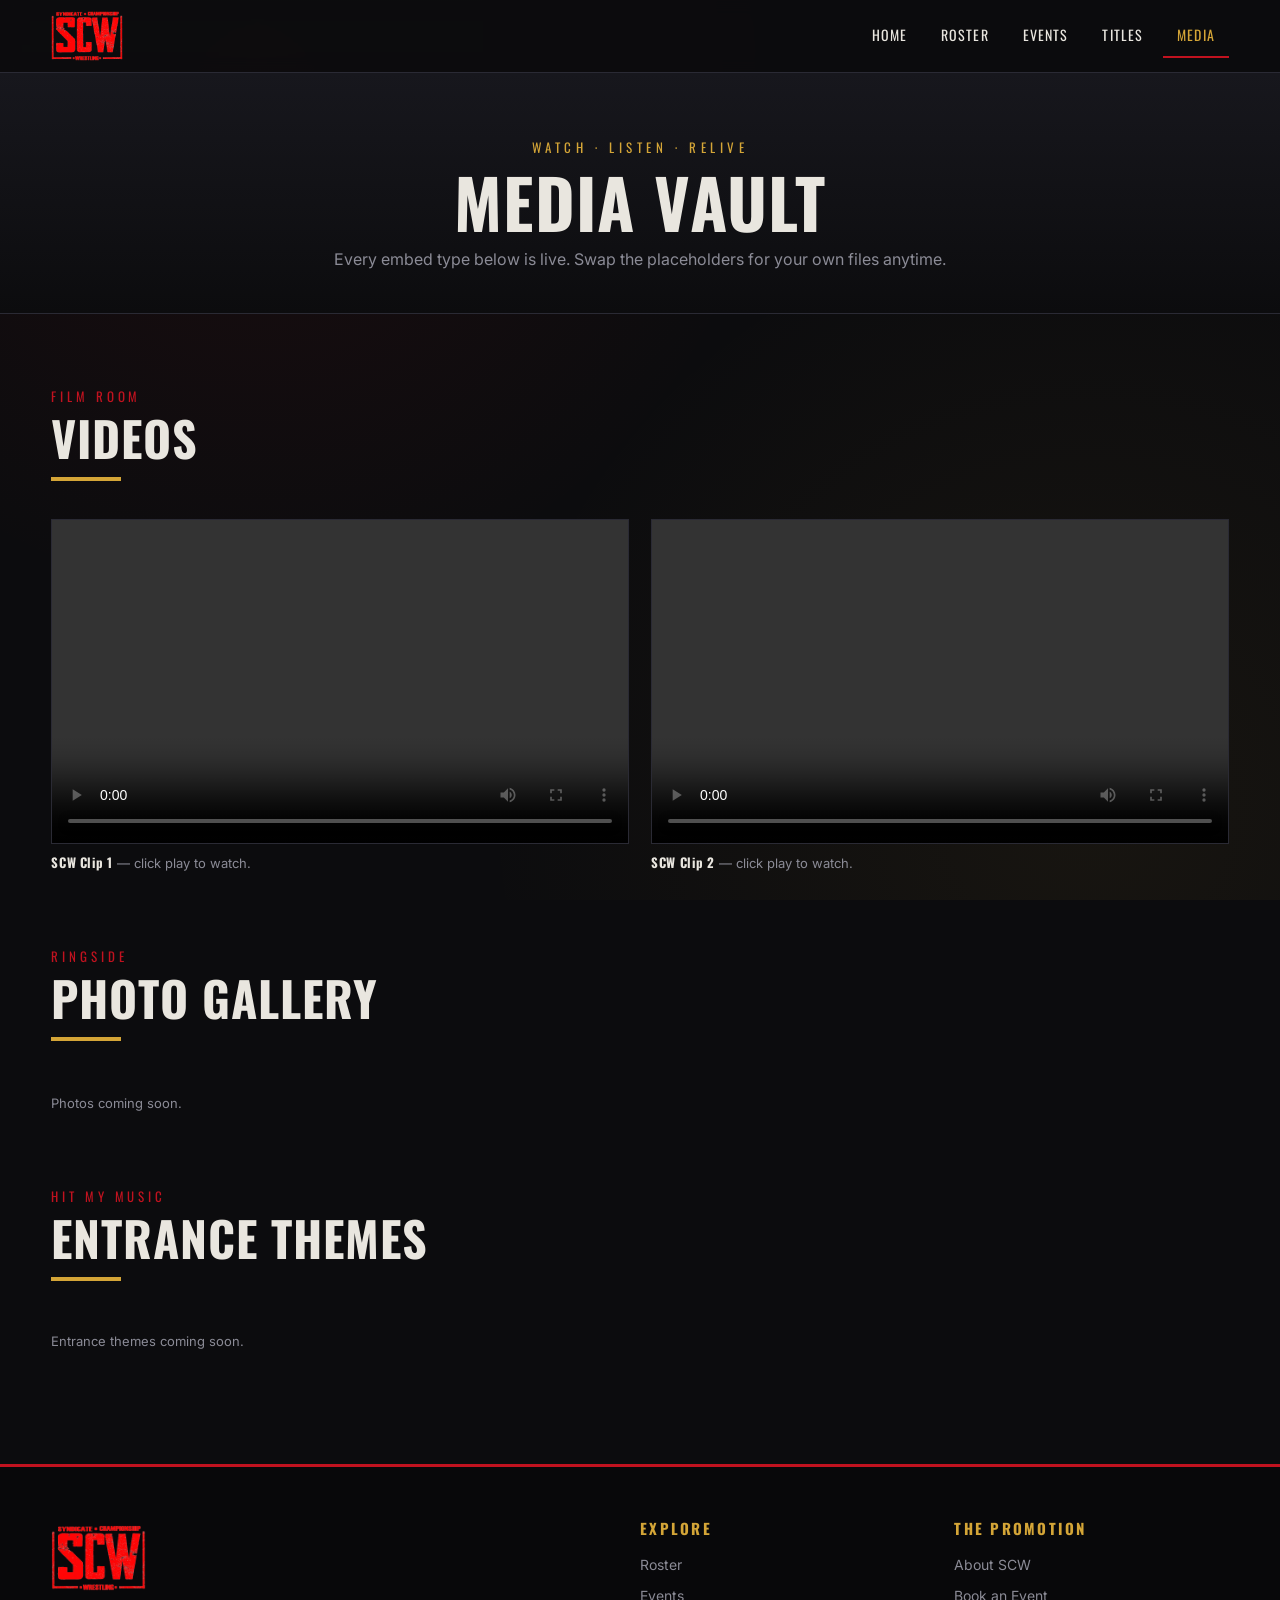
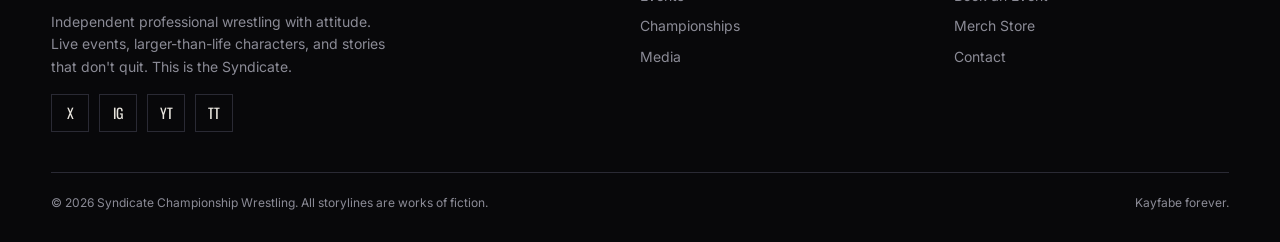
<file: media.html>
<!DOCTYPE html>
<html lang="en">
<head>
  <meta charset="UTF-8" />
  <meta name="viewport" content="width=device-width, initial-scale=1.0" />
  <title>Media — Syndicate Championship Wrestling</title>
  <meta name="description" content="SCW videos, photo galleries, entrance themes, and event documents." />
  <link rel="preconnect" href="https://fonts.googleapis.com" />
  <link rel="preconnect" href="https://fonts.gstatic.com" crossorigin />
  <link href="https://fonts.googleapis.com/css2?family=Oswald:wght@400;500;600;700&family=Inter:wght@400;500;600&display=swap" rel="stylesheet" />
  <link rel="icon" type="image/png" href="media/images/scw-logo.png" />
  <link rel="stylesheet" href="css/styles.css?v=7" />
</head>
<body>

  <header class="topbar">
    <div class="wrap nav">
      <a class="brand" href="index.html">
        <img class="logo" src="media/images/scw-logo.png" alt="Syndicate Championship Wrestling" />
      </a>
      <button class="nav-toggle" aria-label="Menu">&#9776;</button>
      <nav class="nav-links">
        <a href="index.html">Home</a>
        <a href="roster.html">Roster</a>
        <a href="events.html">Events</a>
        <a href="championships.html">Titles</a>
        <a href="news.html">News</a>
        <a href="media.html">Media</a>
      </nav>
    </div>
  </header>

  <section class="page-banner">
    <div class="wrap">
      <div class="eyebrow">WATCH · LISTEN · RELIVE</div>
      <h1>Media Vault</h1>
      <p>Every embed type below is live. Swap the placeholders for your own files anytime.</p>
    </div>
  </section>

  <!-- ===== Videos ===== -->
  <section class="section">
    <div class="wrap">
      <div class="section-head reveal">
        <div class="eyebrow">FILM ROOM</div>
        <h2>Videos</h2>
        <div class="line"></div>
      </div>

      <div class="grid cols-2">
        <div class="reveal">
          <div class="embed-video">
            <video src="media/videos/Video.mov#t=0.1" controls preload="metadata"></video>
          </div>
          <p class="embed-caption"><b>SCW Clip 1</b> — click play to watch.</p>
        </div>

        <div class="reveal">
          <div class="embed-video">
            <video src="media/videos/Video_2.mov#t=0.1" controls preload="metadata"></video>
          </div>
          <p class="embed-caption"><b>SCW Clip 2</b> — click play to watch.</p>
        </div>
      </div>
    </div>
  </section>

  <!-- ===== Photo gallery ===== -->
  <section class="section" style="padding-top:0;">
    <div class="wrap">
      <div class="section-head reveal">
        <div class="eyebrow">RINGSIDE</div>
        <h2>Photo Gallery</h2>
        <div class="line"></div>
      </div>

      <div class="gallery reveal"></div>
      <p class="embed-caption" style="margin-top:14px;">Photos coming soon.</p>
    </div>
  </section>

  <!-- ===== Audio ===== -->
  <section class="section" style="padding-top:0;">
    <div class="wrap">
      <div class="section-head reveal">
        <div class="eyebrow">HIT MY MUSIC</div>
        <h2>Entrance Themes</h2>
        <div class="line"></div>
      </div>

      <div class="media-strip reveal"></div>
      <p class="embed-caption" style="margin-top:12px;">Entrance themes coming soon.</p>
    </div>
  </section>


  <footer class="footer">
    <div class="wrap">
      <div class="cols">
        <div class="about">
          <a class="brand" href="index.html">
            <img class="logo" src="media/images/scw-logo.png" alt="Syndicate Championship Wrestling" />
          </a>
          <p style="margin-top:16px;">Independent professional wrestling with attitude. Live events, larger-than-life characters, and stories that don't quit. This is the Syndicate.</p>
          <div class="social">
            <a href="#" aria-label="X">X</a>
            <a href="#" aria-label="Instagram">IG</a>
            <a href="#" aria-label="YouTube">YT</a>
            <a href="#" aria-label="TikTok">TT</a>
          </div>
        </div>
        <div>
          <h4>EXPLORE</h4>
          <a href="roster.html">Roster</a>
          <a href="events.html">Events</a>
          <a href="championships.html">Championships</a>
          <a href="news.html">News</a>
          <a href="media.html">Media</a>
        </div>
        <div>
          <h4>THE PROMOTION</h4>
          <a href="#">About SCW</a>
          <a href="#">Book an Event</a>
          <a href="#">Merch Store</a>
          <a href="#">Contact</a>
        </div>
      </div>
      <div class="legal">
        <span>&copy; <span data-year>2026</span> Syndicate Championship Wrestling. All storylines are works of fiction.</span>
        <span>Kayfabe forever.</span>
      </div>
    </div>
  </footer>

  <script src="js/main.js"></script>
</body>
</html>
</file>
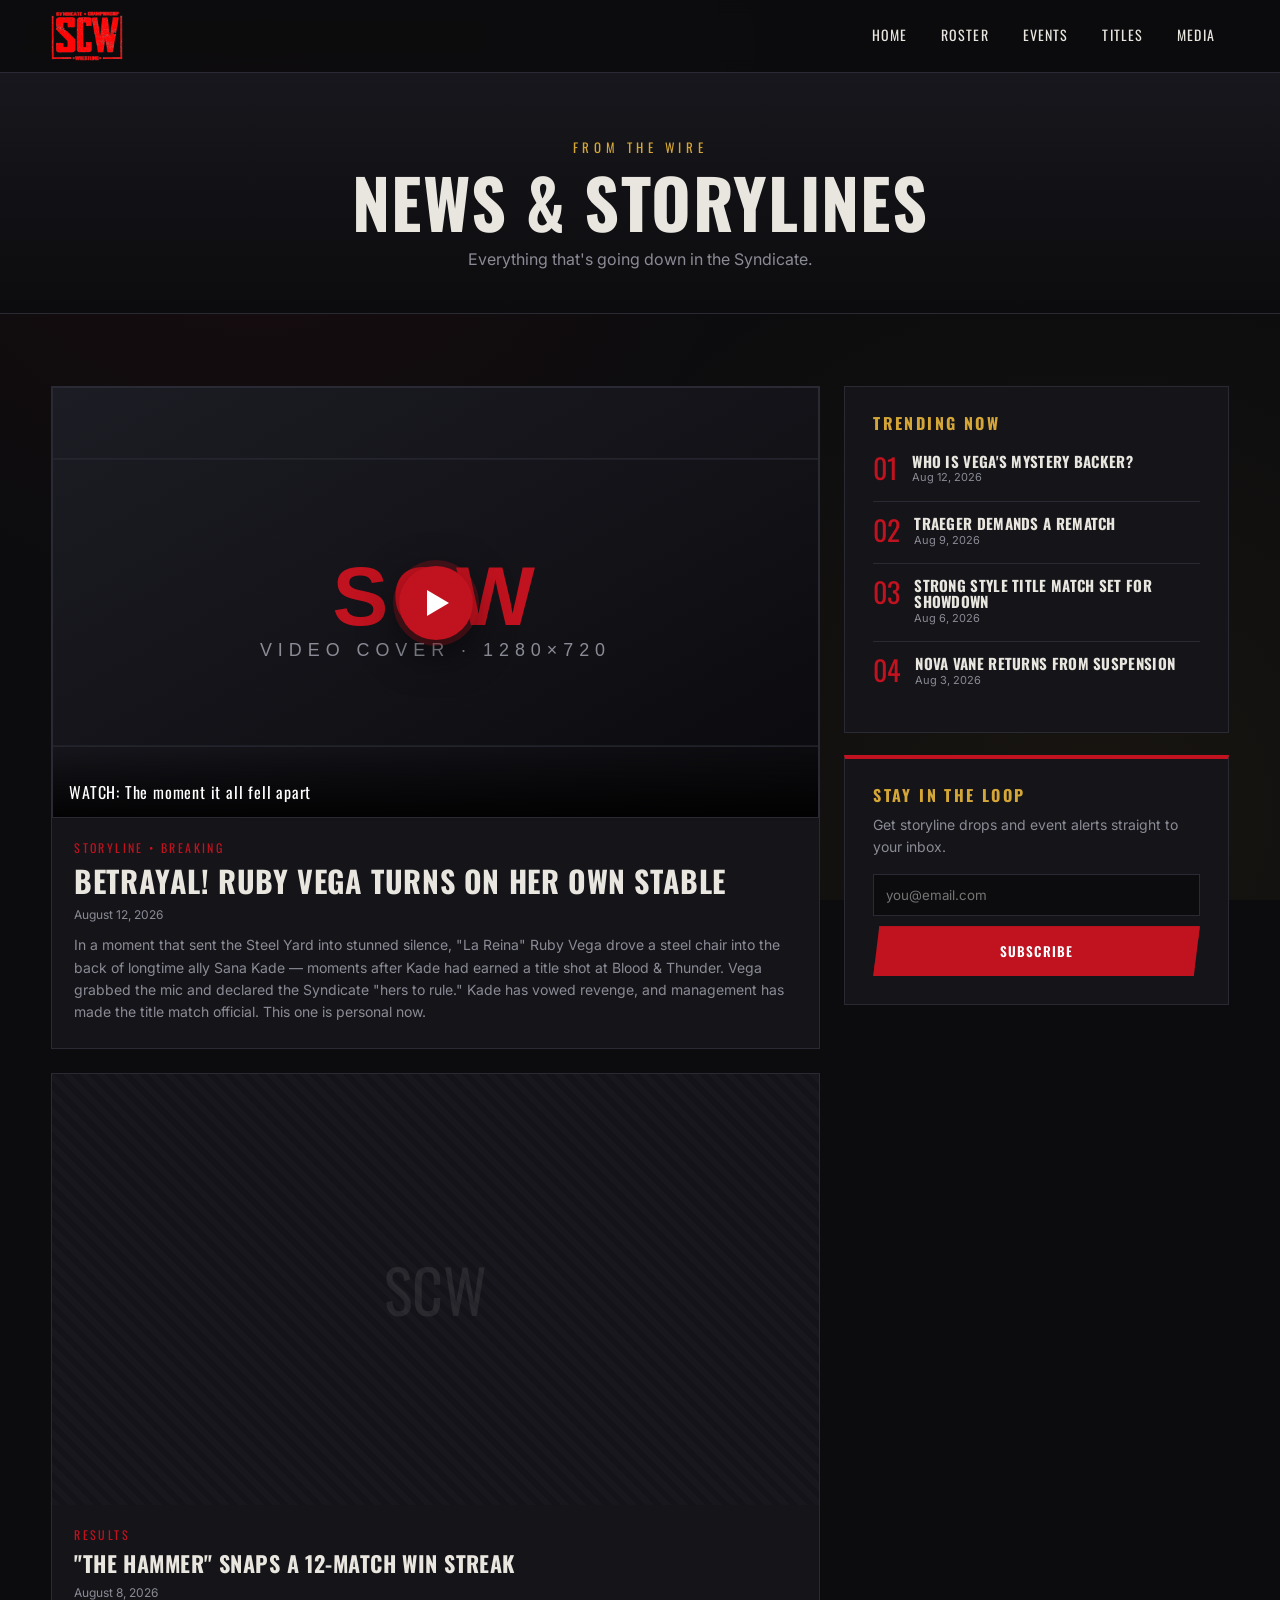
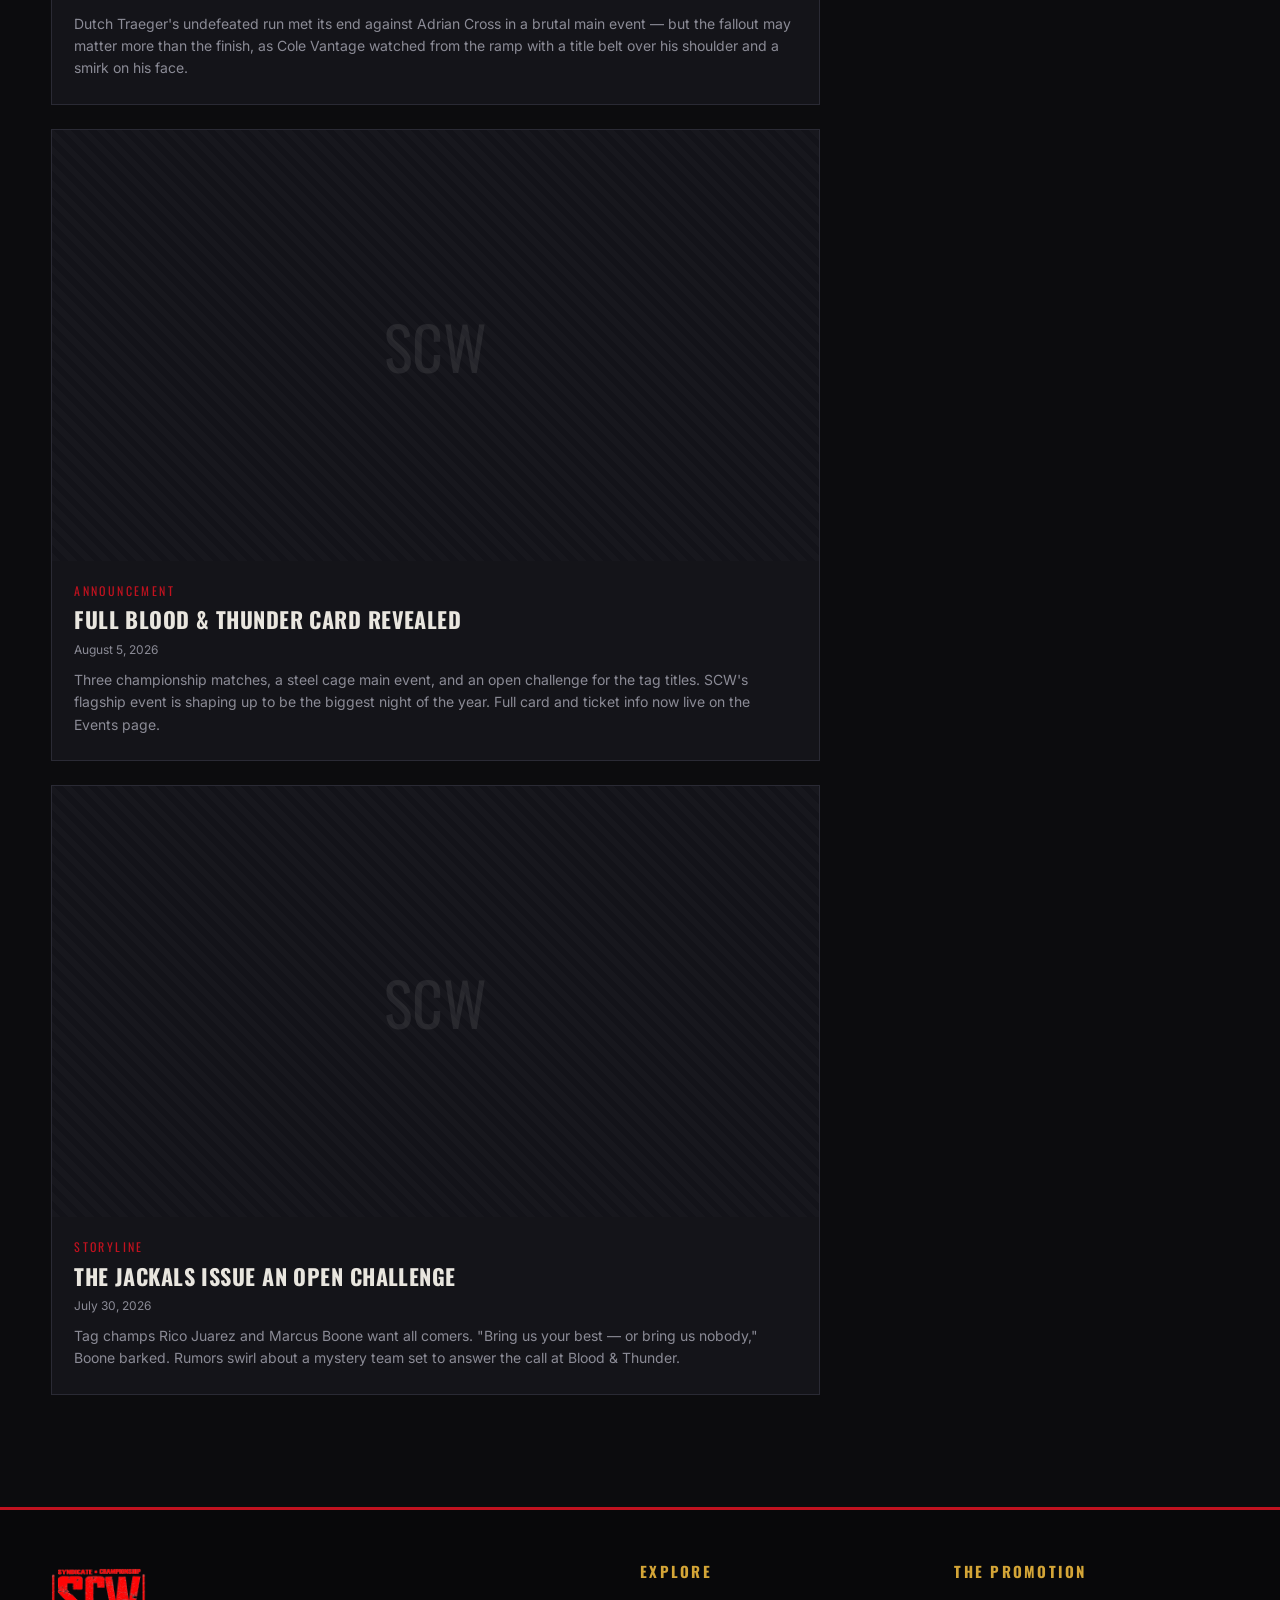
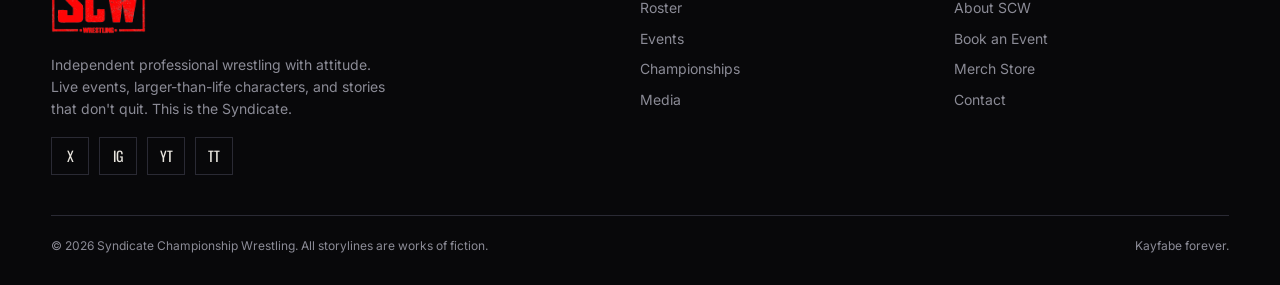
<file: news.html>
<!DOCTYPE html>
<html lang="en">
<head>
  <meta charset="UTF-8" />
  <meta name="viewport" content="width=device-width, initial-scale=1.0" />
  <title>News — Syndicate Championship Wrestling</title>
  <meta name="description" content="The latest SCW storylines, results, and breaking news." />
  <link rel="preconnect" href="https://fonts.googleapis.com" />
  <link rel="preconnect" href="https://fonts.gstatic.com" crossorigin />
  <link href="https://fonts.googleapis.com/css2?family=Oswald:wght@400;500;600;700&family=Inter:wght@400;500;600&display=swap" rel="stylesheet" />
  <link rel="icon" type="image/png" href="media/images/scw-logo.png" />
  <link rel="stylesheet" href="css/styles.css?v=7" />
</head>
<body>

  <header class="topbar">
    <div class="wrap nav">
      <a class="brand" href="index.html">
        <img class="logo" src="media/images/scw-logo.png" alt="Syndicate Championship Wrestling" />
      </a>
      <button class="nav-toggle" aria-label="Menu">&#9776;</button>
      <nav class="nav-links">
        <a href="index.html">Home</a>
        <a href="roster.html">Roster</a>
        <a href="events.html">Events</a>
        <a href="championships.html">Titles</a>
        <a href="news.html">News</a>
        <a href="media.html">Media</a>
      </nav>
    </div>
  </header>

  <section class="page-banner">
    <div class="wrap">
      <div class="eyebrow">FROM THE WIRE</div>
      <h1>News &amp; Storylines</h1>
      <p>Everything that's going down in the Syndicate.</p>
    </div>
  </section>

  <section class="section">
    <div class="wrap">
      <div class="news-grid">

        <!-- Main column -->
        <div class="grid" style="gap:24px;">
          <article class="card article feature reveal">
            <div class="video-lite" data-embed="https://www.youtube.com/embed/dQw4w9WgXcQ">
              <img src="media/posters/placeholder-poster.svg" alt="" />
              <div class="play"></div>
              <div class="label">WATCH: The moment it all fell apart</div>
            </div>
            <div class="content">
              <div class="cat">STORYLINE &bull; BREAKING</div>
              <h3>Betrayal! Ruby Vega Turns on Her Own Stable</h3>
              <div class="date">August 12, 2026</div>
              <p>In a moment that sent the Steel Yard into stunned silence, "La Reina" Ruby Vega drove a steel chair into the back of longtime ally Sana Kade — moments after Kade had earned a title shot at Blood &amp; Thunder. Vega grabbed the mic and declared the Syndicate "hers to rule." Kade has vowed revenge, and management has made the title match official. This one is personal now.</p>
            </div>
          </article>

          <article class="card article reveal">
            <div class="thumb">SCW</div>
            <div class="content">
              <div class="cat">RESULTS</div>
              <h3>"The Hammer" Snaps a 12-Match Win Streak</h3>
              <div class="date">August 8, 2026</div>
              <p>Dutch Traeger's undefeated run met its end against Adrian Cross in a brutal main event — but the fallout may matter more than the finish, as Cole Vantage watched from the ramp with a title belt over his shoulder and a smirk on his face.</p>
            </div>
          </article>

          <article class="card article reveal">
            <div class="thumb">SCW</div>
            <div class="content">
              <div class="cat">ANNOUNCEMENT</div>
              <h3>Full Blood &amp; Thunder Card Revealed</h3>
              <div class="date">August 5, 2026</div>
              <p>Three championship matches, a steel cage main event, and an open challenge for the tag titles. SCW's flagship event is shaping up to be the biggest night of the year. Full card and ticket info now live on the Events page.</p>
            </div>
          </article>

          <article class="card article reveal">
            <div class="thumb">SCW</div>
            <div class="content">
              <div class="cat">STORYLINE</div>
              <h3>The Jackals Issue an Open Challenge</h3>
              <div class="date">July 30, 2026</div>
              <p>Tag champs Rico Juarez and Marcus Boone want all comers. "Bring us your best — or bring us nobody," Boone barked. Rumors swirl about a mystery team set to answer the call at Blood &amp; Thunder.</p>
            </div>
          </article>
        </div>

        <!-- Sidebar -->
        <aside>
          <div class="panel reveal">
            <h4 class="head gold" style="letter-spacing:.15em;margin-bottom:8px;">TRENDING NOW</h4>
            <div class="side-post">
              <div class="num">01</div>
              <div><h4>Who is Vega's mystery backer?</h4><div class="date">Aug 12, 2026</div></div>
            </div>
            <div class="side-post">
              <div class="num">02</div>
              <div><h4>Traeger demands a rematch</h4><div class="date">Aug 9, 2026</div></div>
            </div>
            <div class="side-post">
              <div class="num">03</div>
              <div><h4>Strong Style title match set for Showdown</h4><div class="date">Aug 6, 2026</div></div>
            </div>
            <div class="side-post">
              <div class="num">04</div>
              <div><h4>Nova Vane returns from suspension</h4><div class="date">Aug 3, 2026</div></div>
            </div>
          </div>

          <div class="panel reveal" style="margin-top:22px;border-top:4px solid var(--blood);">
            <h4 class="head gold" style="letter-spacing:.15em;">STAY IN THE LOOP</h4>
            <p style="color:var(--smoke);font-size:14px;margin:10px 0 16px;">Get storyline drops and event alerts straight to your inbox.</p>
            <input type="email" placeholder="you@email.com" style="width:100%;padding:12px;background:var(--black);border:1px solid var(--border);color:var(--bone);margin-bottom:10px;font-family:var(--font-body);" />
            <button class="btn" style="width:100%;">Subscribe</button>
          </div>
        </aside>

      </div>
    </div>
  </section>

  <footer class="footer">
    <div class="wrap">
      <div class="cols">
        <div class="about">
          <a class="brand" href="index.html">
            <img class="logo" src="media/images/scw-logo.png" alt="Syndicate Championship Wrestling" />
          </a>
          <p style="margin-top:16px;">Independent professional wrestling with attitude. Live events, larger-than-life characters, and stories that don't quit. This is the Syndicate.</p>
          <div class="social">
            <a href="#" aria-label="X">X</a>
            <a href="#" aria-label="Instagram">IG</a>
            <a href="#" aria-label="YouTube">YT</a>
            <a href="#" aria-label="TikTok">TT</a>
          </div>
        </div>
        <div>
          <h4>EXPLORE</h4>
          <a href="roster.html">Roster</a>
          <a href="events.html">Events</a>
          <a href="championships.html">Championships</a>
          <a href="news.html">News</a>
          <a href="media.html">Media</a>
        </div>
        <div>
          <h4>THE PROMOTION</h4>
          <a href="#">About SCW</a>
          <a href="#">Book an Event</a>
          <a href="#">Merch Store</a>
          <a href="#">Contact</a>
        </div>
      </div>
      <div class="legal">
        <span>&copy; <span data-year>2026</span> Syndicate Championship Wrestling. All storylines are works of fiction.</span>
        <span>Kayfabe forever.</span>
      </div>
    </div>
  </footer>

  <script src="js/main.js"></script>
</body>
</html>
</file>
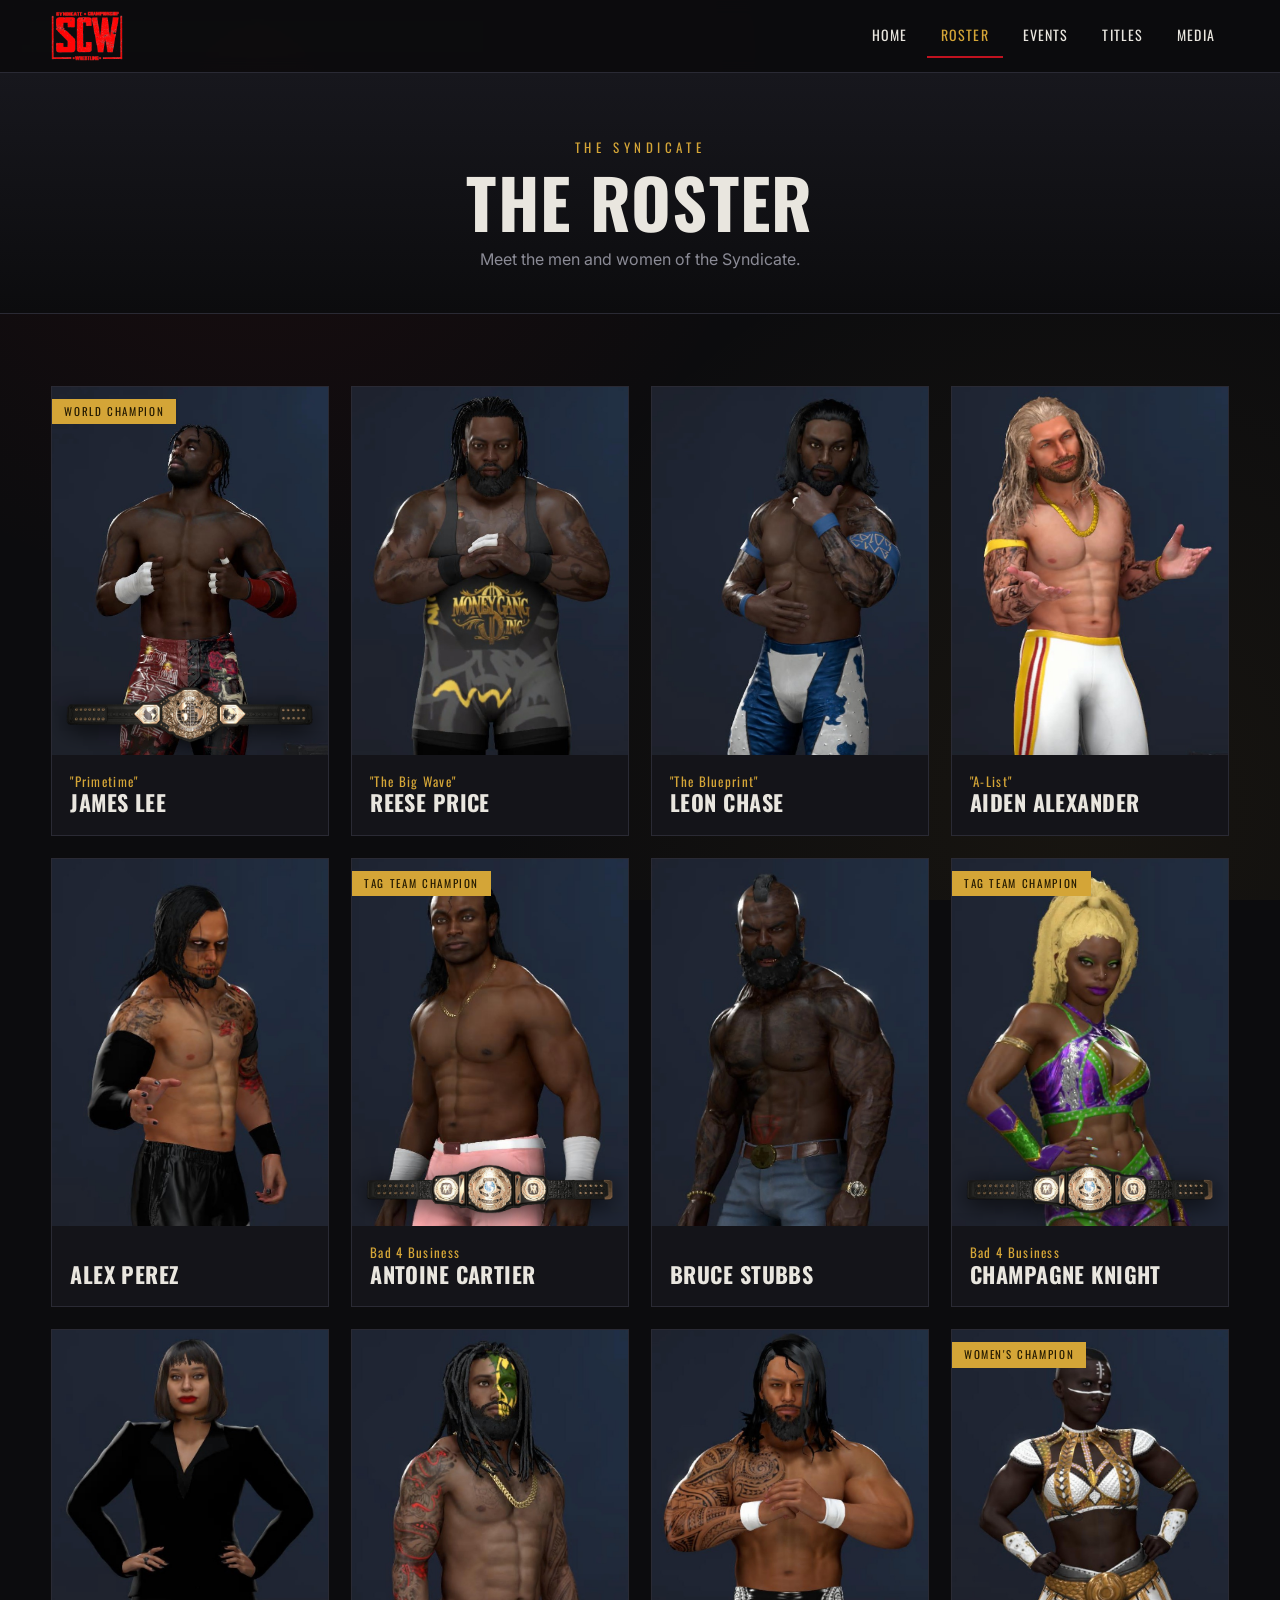
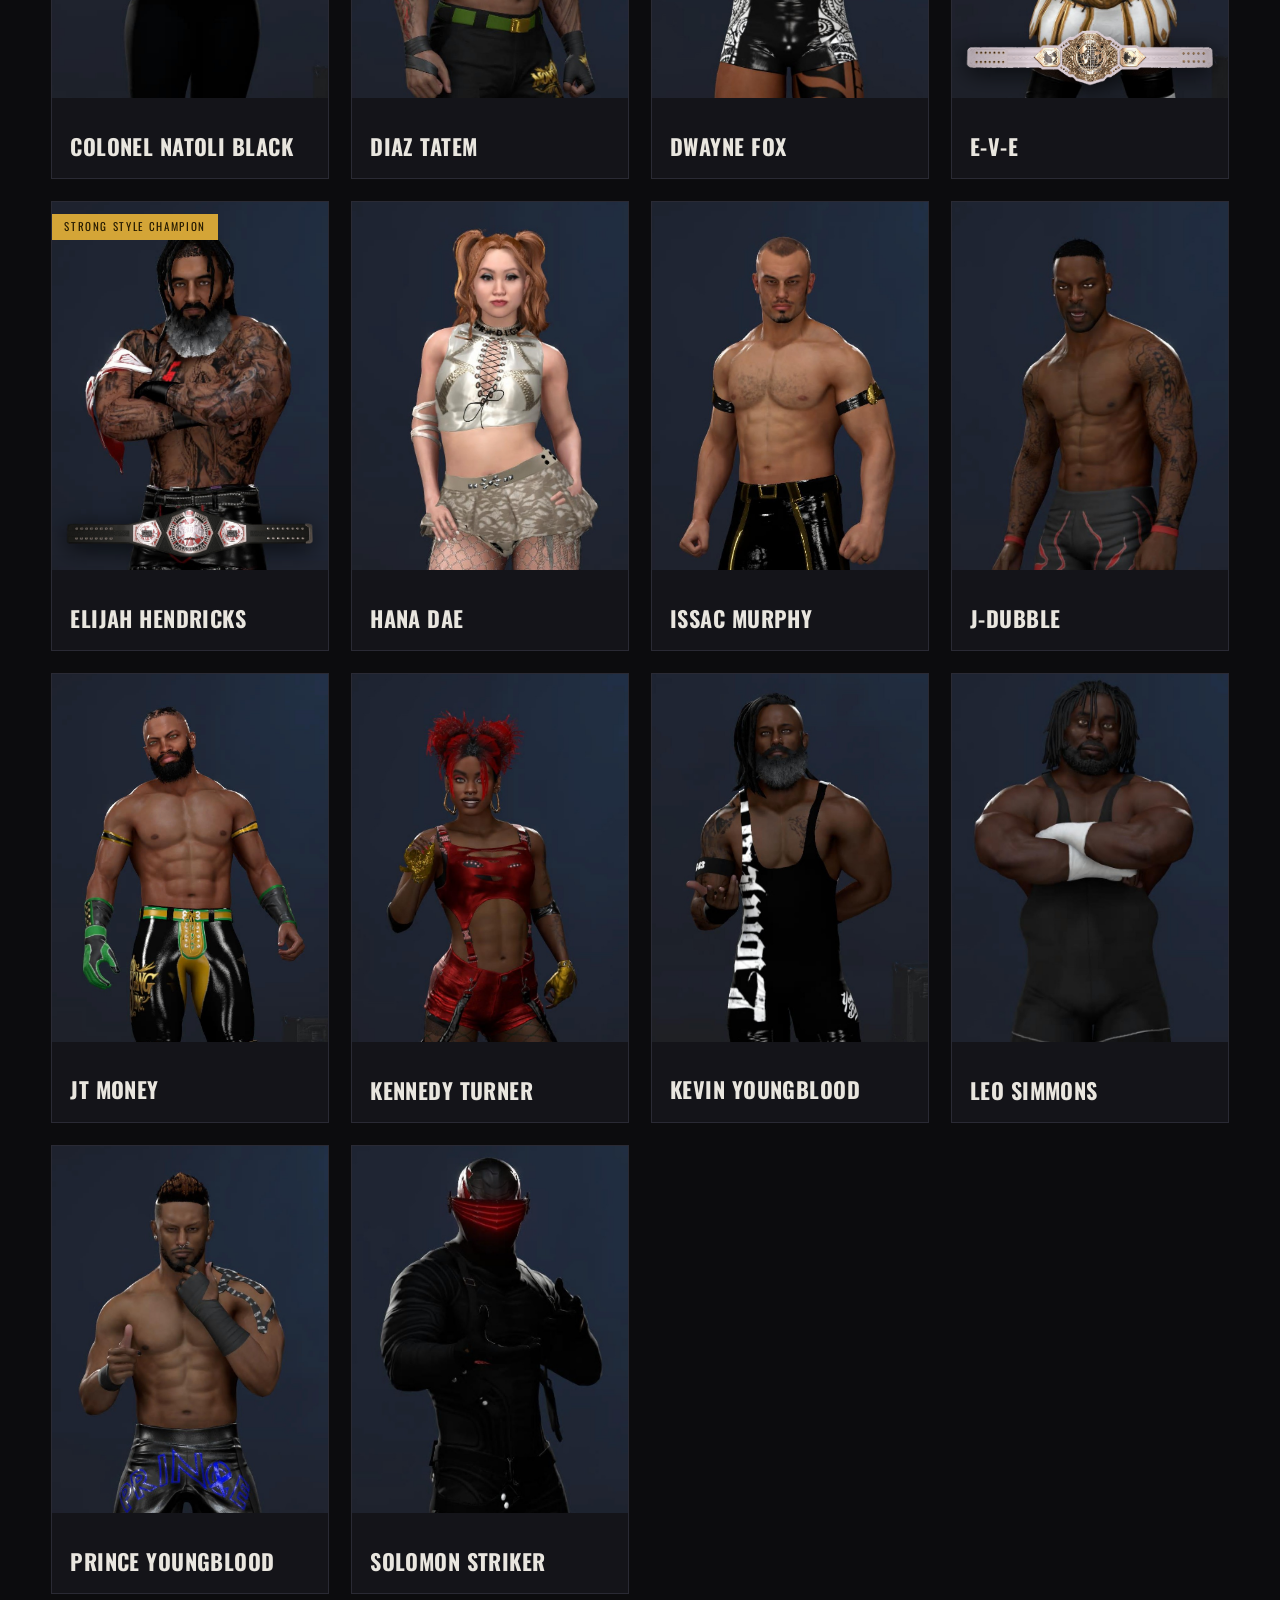
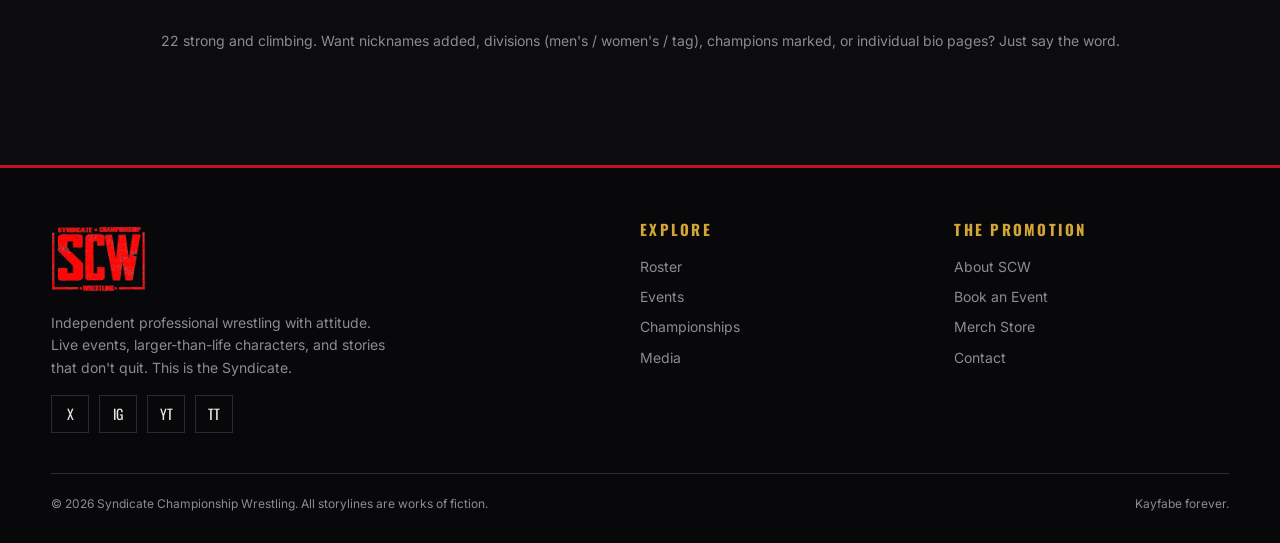
<file: roster.html>
<!DOCTYPE html>
<html lang="en">
<head>
  <meta charset="UTF-8" />
  <meta name="viewport" content="width=device-width, initial-scale=1.0" />
  <title>Roster — Syndicate Championship Wrestling</title>
  <meta name="description" content="Meet the SCW roster — 22 superstars ready to fight." />
  <link rel="preconnect" href="https://fonts.googleapis.com" />
  <link rel="preconnect" href="https://fonts.gstatic.com" crossorigin />
  <link href="https://fonts.googleapis.com/css2?family=Oswald:wght@400;500;600;700&family=Inter:wght@400;500;600&display=swap" rel="stylesheet" />
  <link rel="icon" type="image/png" href="media/images/scw-logo.png" />
  <link rel="stylesheet" href="css/styles.css?v=7" />
</head>
<body>

  <header class="topbar">
    <div class="wrap nav">
      <a class="brand" href="index.html">
        <img class="logo" src="media/images/scw-logo.png" alt="Syndicate Championship Wrestling" />
      </a>
      <button class="nav-toggle" aria-label="Menu">&#9776;</button>
      <nav class="nav-links">
        <a href="index.html">Home</a>
        <a href="roster.html">Roster</a>
        <a href="events.html">Events</a>
        <a href="championships.html">Titles</a>
        <a href="news.html">News</a>
        <a href="media.html">Media</a>
      </nav>
    </div>
  </header>

  <section class="page-banner">
    <div class="wrap">
      <div class="eyebrow">THE SYNDICATE</div>
      <h1>The Roster</h1>
      <p>Meet the men and women of the Syndicate.</p>
    </div>
  </section>

  <section class="section">
    <div class="wrap">
      <div class="grid cols-4">

        <article class="card fighter flip reveal">
          <div class="flip-inner">
            <div class="flip-front">
              <div class="photo"><span class="status champ">World Champion</span><img src="media/roster/primetime-james-lee.jpg" alt="James Lee" /><img class="photo-belt" src="media/titles/world.png?v=2" alt="SCW World Championship" /></div>
              <div class="info"><div class="nick">"Primetime"</div><h3>James Lee</h3></div>
            </div>
            <div class="flip-back">
              <div class="nick">"Primetime"</div>
              <h3>James Lee</h3>              <div class="divider"></div>              <div class="finisher"><b>Finishers</b> Touch The Sky<br>Breathe Easy<br>OTA</div>
            </div>
          </div>
        </article>

        <article class="card fighter flip reveal">
          <div class="flip-inner">
            <div class="flip-front">
              <div class="photo"><img src="media/roster/big-wave-reese-price.jpg" alt="Reese Price" /></div>
              <div class="info"><div class="nick">"The Big Wave"</div><h3>Reese Price</h3></div>
            </div>
            <div class="flip-back">
              <div class="nick">"The Big Wave"</div>
              <h3>Reese Price</h3>              <div class="divider"></div>              <div class="finisher"><b>Finishers</b> Low Tide<br>Biggest Moonsault Ever</div>
            </div>
          </div>
        </article>

        <article class="card fighter flip reveal">
          <div class="flip-inner">
            <div class="flip-front">
              <div class="photo"><img src="media/roster/blueprint-leon-chase.jpg" alt="Leon Chase" /></div>
              <div class="info"><div class="nick">"The Blueprint"</div><h3>Leon Chase</h3></div>
            </div>
            <div class="flip-back">
              <div class="nick">"The Blueprint"</div>
              <h3>Leon Chase</h3>              <div class="divider"></div>              <div class="finisher"><b>Finishers</b> The Red Eye<br>The Final Draft</div>
            </div>
          </div>
        </article>

        <article class="card fighter flip reveal">
          <div class="flip-inner">
            <div class="flip-front">
              <div class="photo"><img src="media/roster/aiden-alexander.jpg" alt="Aiden Alexander" /></div>
              <div class="info"><div class="nick">"A-List"</div><h3>Aiden Alexander</h3></div>
            </div>
            <div class="flip-back">
              <div class="nick">"A-List"</div>
              <h3>Aiden Alexander</h3>              <div class="divider"></div>              <div class="finisher"><b>Finishers</b> The Red Carpet<br>The End Credits</div>
            </div>
          </div>
        </article>

        <article class="card fighter flip reveal">
          <div class="flip-inner">
            <div class="flip-front">
              <div class="photo"><img src="media/roster/alex-perez.jpg" alt="Alex Perez" /></div>
              <div class="info"><div class="nick">&nbsp;</div><h3>Alex Perez</h3></div>
            </div>
            <div class="flip-back">
              <h3>Alex Perez</h3>              <div class="divider"></div>              <div class="finisher"><b>Finishers</b> The End is Nigh<br>Deathblow Elbow</div>
            </div>
          </div>
        </article>

        <article class="card fighter flip reveal">
          <div class="flip-inner">
            <div class="flip-front">
              <div class="photo"><span class="status champ">Tag Team Champion</span><img src="media/roster/antoine-cartier.jpg" alt="Antoine Cartier" /><img class="photo-belt" src="media/titles/tag-team.png?v=2" alt="SCW Tag Team Championship" /></div>
              <div class="info"><div class="nick">Bad 4 Business</div><h3>Antoine Cartier</h3></div>
            </div>
            <div class="flip-back">
              <div class="nick">Bad 4 Business</div>
              <h3>Antoine Cartier</h3>              <div class="divider"></div>              <div class="finisher"><b>Finishers</b> Tymes's Up<br>The Silencer</div>
            </div>
          </div>
        </article>

        <article class="card fighter flip reveal">
          <div class="flip-inner">
            <div class="flip-front">
              <div class="photo"><img src="media/roster/bruce-stubbs.jpg" alt="Bruce Stubbs" /></div>
              <div class="info"><div class="nick">&nbsp;</div><h3>Bruce Stubbs</h3></div>
            </div>
            <div class="flip-back">
              <h3>Bruce Stubbs</h3>              <div class="divider"></div>              <div class="finisher"><b>Finishers</b> Heaven Sent<br>Teef Knocka</div>
            </div>
          </div>
        </article>

        <article class="card fighter flip reveal">
          <div class="flip-inner">
            <div class="flip-front">
              <div class="photo"><span class="status champ">Tag Team Champion</span><img src="media/roster/champagne-knight.jpg" alt="Champagne Knight" /><img class="photo-belt" src="media/titles/tag-team.png?v=2" alt="SCW Tag Team Championship" /></div>
              <div class="info"><div class="nick">Bad 4 Business</div><h3>Champagne Knight</h3></div>
            </div>
            <div class="flip-back">
              <div class="nick">Bad 4 Business</div>
              <h3>Champagne Knight</h3>              <div class="divider"></div>              <div class="finisher"><b>Finishers</b> The Last Call<br>Bottle Service</div>
            </div>
          </div>
        </article>

        <article class="card fighter flip reveal">
          <div class="flip-inner">
            <div class="flip-front">
              <div class="photo"><img src="media/roster/colonel-natoli-black.jpg" alt="Colonel Natoli Black" /></div>
              <div class="info"><div class="nick">&nbsp;</div><h3>Colonel Natoli Black</h3></div>
            </div>
            <div class="flip-back">
              <h3>Colonel Natoli Black</h3>              <div class="divider"></div>              <div class="finisher"><b>Finisher</b> Finisher name</div>
            </div>
          </div>
        </article>

        <article class="card fighter flip reveal">
          <div class="flip-inner">
            <div class="flip-front">
              <div class="photo"><img src="media/roster/diaz-tatem.jpg" alt="Diaz Tatem" /></div>
              <div class="info"><div class="nick">&nbsp;</div><h3>Diaz Tatem</h3></div>
            </div>
            <div class="flip-back">
              <h3>Diaz Tatem</h3>              <div class="divider"></div>              <div class="finisher"><b>Finishers</b> F**k Out The Way<br>South Beach Snowboard</div>
            </div>
          </div>
        </article>

        <article class="card fighter flip reveal">
          <div class="flip-inner">
            <div class="flip-front">
              <div class="photo"><img src="media/roster/dwayne-fox.jpg" alt="Dwayne Fox" /></div>
              <div class="info"><div class="nick">&nbsp;</div><h3>Dwayne Fox</h3></div>
            </div>
            <div class="flip-back">
              <h3>Dwayne Fox</h3>              <div class="divider"></div>              <div class="finisher"><b>Finishers</b> Tour of the Islands<br>Spirit Bomb</div>
            </div>
          </div>
        </article>

        <article class="card fighter flip reveal">
          <div class="flip-inner">
            <div class="flip-front">
              <div class="photo"><span class="status champ">Women's Champion</span><img src="media/roster/eve.jpg" alt="E-V-E" /><img class="photo-belt" src="media/titles/womens.png?v=2" alt="SCW Women's Championship" /></div>
              <div class="info"><div class="nick">&nbsp;</div><h3>E-V-E</h3></div>
            </div>
            <div class="flip-back">
              <h3>E-V-E</h3>              <div class="divider"></div>              <div class="finisher"><b>Finisher</b> Spear</div>
            </div>
          </div>
        </article>

        <article class="card fighter flip reveal">
          <div class="flip-inner">
            <div class="flip-front">
              <div class="photo"><span class="status champ">Strong Style Champion</span><img src="media/roster/elijah-hendricks.jpg" alt="Elijah Hendricks" /><img class="photo-belt" src="media/titles/strong-style.png?v=2" alt="SCW Strong Style Championship" /></div>
              <div class="info"><div class="nick">&nbsp;</div><h3>Elijah Hendricks</h3></div>
            </div>
            <div class="flip-back">
              <h3>Elijah Hendricks</h3>              <div class="divider"></div>              <div class="finisher"><b>Finishers</b> The Dream State of Mind<br>Dreams and Nightmares</div>
            </div>
          </div>
        </article>

        <article class="card fighter flip reveal">
          <div class="flip-inner">
            <div class="flip-front">
              <div class="photo"><img src="media/roster/hana-dae.jpg" alt="Hana Dae" /></div>
              <div class="info"><div class="nick">&nbsp;</div><h3>Hana Dae</h3></div>
            </div>
            <div class="flip-back">
              <h3>Hana Dae</h3>              <div class="divider"></div>              <div class="finisher"><b>Finishers</b> Soju Silencer<br>Train to Busan</div>
            </div>
          </div>
        </article>

        <article class="card fighter flip reveal">
          <div class="flip-inner">
            <div class="flip-front">
              <div class="photo"><img src="media/roster/issac-murphy.jpg" alt="Issac Murphy" /></div>
              <div class="info"><div class="nick">&nbsp;</div><h3>Issac Murphy</h3></div>
            </div>
            <div class="flip-back">
              <h3>Issac Murphy</h3>              <div class="divider"></div>              <div class="finisher"><b>Finishers</b> Rough Kick<br>The Kings Gambit</div>
            </div>
          </div>
        </article>

        <article class="card fighter flip reveal">
          <div class="flip-inner">
            <div class="flip-front">
              <div class="photo"><img src="media/roster/j-dubble.jpg" alt="J-Dubble" /></div>
              <div class="info"><div class="nick">&nbsp;</div><h3>J-Dubble</h3></div>
            </div>
            <div class="flip-back">
              <h3>J-Dubble</h3>              <div class="divider"></div>              <div class="finisher"><b>Finisher</b> The Golden Ratio</div>
            </div>
          </div>
        </article>

        <article class="card fighter flip reveal">
          <div class="flip-inner">
            <div class="flip-front">
              <div class="photo"><img src="media/roster/jt-money.jpg" alt="JT Money" /></div>
              <div class="info"><div class="nick">&nbsp;</div><h3>JT Money</h3></div>
            </div>
            <div class="flip-back">
              <h3>JT Money</h3>              <div class="divider"></div>              <div class="finisher"><b>Finishers</b> Money Clip<br>Break The Bank</div>
            </div>
          </div>
        </article>

        <article class="card fighter flip reveal">
          <div class="flip-inner">
            <div class="flip-front">
              <div class="photo"><img src="media/roster/kennedy-turner.jpg" alt="Kennedy Turner" /></div>
              <div class="info"><div class="nick">&nbsp;</div><h3>Kennedy Turner</h3></div>
            </div>
            <div class="flip-back">
              <h3>Kennedy Turner</h3>              <div class="divider"></div>              <div class="finisher"><b>Finisher</b> Finisher name</div>
            </div>
          </div>
        </article>

        <article class="card fighter flip reveal">
          <div class="flip-inner">
            <div class="flip-front">
              <div class="photo"><img src="media/roster/kevin-youngblood.jpg" alt="Kevin Youngblood" /></div>
              <div class="info"><div class="nick">&nbsp;</div><h3>Kevin Youngblood</h3></div>
            </div>
            <div class="flip-back">
              <h3>Kevin Youngblood</h3>              <div class="divider"></div>              <div class="finisher"><b>Finishers</b> Flip Piledriver<br>Sharpshooter</div>
            </div>
          </div>
        </article>

        <article class="card fighter flip reveal">
          <div class="flip-inner">
            <div class="flip-front">
              <div class="photo"><img src="media/roster/leo-simmons.jpg" alt="Leo Simmons" /></div>
              <div class="info"><div class="nick">&nbsp;</div><h3>Leo Simmons</h3></div>
            </div>
            <div class="flip-back">
              <h3>Leo Simmons</h3>              <div class="divider"></div>              <div class="finisher"><b>Finisher</b> Operation Doomsday</div>
            </div>
          </div>
        </article>

        <article class="card fighter flip reveal">
          <div class="flip-inner">
            <div class="flip-front">
              <div class="photo"><img src="media/roster/prince-youngblood.jpg" alt="Prince Youngblood" /></div>
              <div class="info"><div class="nick">&nbsp;</div><h3>Prince Youngblood</h3></div>
            </div>
            <div class="flip-back">
              <h3>Prince Youngblood</h3>              <div class="divider"></div>              <div class="finisher"><b>Finishers</b> Dream Crusher<br>Sharpshooter</div>
            </div>
          </div>
        </article>

        <article class="card fighter flip reveal">
          <div class="flip-inner">
            <div class="flip-front">
              <div class="photo"><img src="media/roster/solomon-striker.jpg" alt="Solomon Striker" /></div>
              <div class="info"><div class="nick">&nbsp;</div><h3>Solomon Striker</h3></div>
            </div>
            <div class="flip-back">
              <h3>Solomon Striker</h3>              <div class="divider"></div>              <div class="finisher"><b>Finishers</b> Killshot<br>Target Down</div>
            </div>
          </div>
        </article>

      </div>

      <p style="text-align:center;color:var(--smoke);margin-top:36px;font-size:14px;">
        22 strong and climbing. Want nicknames added, divisions (men's / women's / tag), champions marked, or individual bio pages? Just say the word.
      </p>
    </div>
  </section>

  <footer class="footer">
    <div class="wrap">
      <div class="cols">
        <div class="about">
          <a class="brand" href="index.html">
            <img class="logo" src="media/images/scw-logo.png" alt="Syndicate Championship Wrestling" />
          </a>
          <p style="margin-top:16px;">Independent professional wrestling with attitude. Live events, larger-than-life characters, and stories that don't quit. This is the Syndicate.</p>
          <div class="social">
            <a href="#" aria-label="X">X</a>
            <a href="#" aria-label="Instagram">IG</a>
            <a href="#" aria-label="YouTube">YT</a>
            <a href="#" aria-label="TikTok">TT</a>
          </div>
        </div>
        <div>
          <h4>EXPLORE</h4>
          <a href="roster.html">Roster</a>
          <a href="events.html">Events</a>
          <a href="championships.html">Championships</a>
          <a href="news.html">News</a>
          <a href="media.html">Media</a>
        </div>
        <div>
          <h4>THE PROMOTION</h4>
          <a href="#">About SCW</a>
          <a href="#">Book an Event</a>
          <a href="#">Merch Store</a>
          <a href="#">Contact</a>
        </div>
      </div>
      <div class="legal">
        <span>&copy; <span data-year>2026</span> Syndicate Championship Wrestling. All storylines are works of fiction.</span>
        <span>Kayfabe forever.</span>
      </div>
    </div>
  </footer>

  <script src="js/main.js"></script>
</body>
</html>
</file>
<file: css/styles.css>
/* ============================================================
   Syndicate Championship Wrestling (SCW)
   Global stylesheet — old-school grit meets modern polish
   ============================================================ */

:root {
  --black:      #0c0c0e;
  --panel:      #141419;
  --panel-2:    #1c1c24;
  --border:     #2a2a34;
  --smoke:      #8b8b96;
  --bone:       #e9e6df;
  --white:      #ffffff;
  --blood:      #c1121f;
  --blood-dk:   #8f0d17;
  --gold:       #d4a537;
  --gold-lt:    #f0cf74;
  --font-head:  'Oswald', 'Arial Narrow', sans-serif;
  --font-body:  'Inter', 'Segoe UI', system-ui, sans-serif;
  --shadow:     0 12px 40px rgba(0,0,0,0.55);
}

* { box-sizing: border-box; margin: 0; padding: 0; }

html { scroll-behavior: smooth; }

body {
  background: var(--black);
  color: var(--bone);
  font-family: var(--font-body);
  line-height: 1.6;
  overflow-x: hidden;
  /* subtle grit texture */
  background-image:
    radial-gradient(circle at 20% 10%, rgba(193,18,31,0.08), transparent 40%),
    radial-gradient(circle at 85% 90%, rgba(212,165,55,0.06), transparent 45%);
  background-attachment: fixed;
}

h1, h2, h3, h4, .head {
  font-family: var(--font-head);
  text-transform: uppercase;
  letter-spacing: 0.02em;
  line-height: 1.05;
  font-weight: 700;
}

a { color: inherit; text-decoration: none; }
img { max-width: 100%; display: block; }

.wrap { width: min(1180px, 92vw); margin-inline: auto; }

.accent { color: var(--blood); }
.gold   { color: var(--gold); }

/* ---------- Top bar / nav ---------- */
.topbar {
  position: sticky; top: 0; z-index: 50;
  background: rgba(12,12,14,0.92);
  backdrop-filter: blur(8px);
  border-bottom: 1px solid var(--border);
}
.nav {
  display: flex; align-items: center; justify-content: space-between;
  height: 72px;
}
.brand {
  display: flex; align-items: center; gap: 12px;
  font-family: var(--font-head); font-weight: 700;
}
.brand .mark {
  width: 42px; height: 42px; display: grid; place-items: center;
  background: var(--blood); color: var(--white);
  font-size: 20px; font-weight: 700;
  clip-path: polygon(0 0, 100% 0, 85% 100%, 0% 100%);
  border-right: 3px solid var(--gold);
}
.brand .name { font-size: 22px; letter-spacing: 0.06em; }
.brand .name small { display: block; font-size: 10px; color: var(--smoke); letter-spacing: 0.35em; }
.brand .logo { height: 50px; width: auto; display: block; }
.footer .brand .logo { height: 66px; }
.hero-logo {
  width: min(540px, 84vw); margin: 0 auto 24px; display: block;
  filter: drop-shadow(0 8px 22px rgba(0,0,0,0.55));
}

.nav-links { display: flex; gap: 6px; align-items: center; }
.nav-links a {
  font-family: var(--font-head); text-transform: uppercase;
  font-size: 14px; letter-spacing: 0.08em;
  padding: 10px 14px; color: var(--bone);
  border-bottom: 2px solid transparent;
  transition: color .15s, border-color .15s;
}
.nav-links a:hover { color: var(--white); }
.nav-links a.active { color: var(--gold); border-bottom-color: var(--blood); }

.nav-toggle {
  display: none; background: none; border: 1px solid var(--border);
  color: var(--bone); width: 44px; height: 40px; border-radius: 6px;
  font-size: 20px; cursor: pointer;
}

/* ---------- Buttons ---------- */
.btn {
  display: inline-block; font-family: var(--font-head);
  text-transform: uppercase; letter-spacing: 0.08em; font-weight: 600;
  padding: 13px 26px; border: 2px solid var(--blood);
  background: var(--blood); color: var(--white);
  cursor: pointer; transition: transform .12s, background .15s, box-shadow .15s;
  clip-path: polygon(6px 0, 100% 0, calc(100% - 6px) 100%, 0 100%);
}
.btn:hover { background: var(--blood-dk); transform: translateY(-2px); box-shadow: var(--shadow); }
.btn.ghost { background: transparent; color: var(--bone); border-color: var(--border); }
.btn.ghost:hover { border-color: var(--gold); color: var(--gold); }
.btn.gold { background: var(--gold); border-color: var(--gold); color: #241a02; }
.btn.gold:hover { background: var(--gold-lt); }

/* ---------- Hero ---------- */
.hero {
  position: relative; padding: 110px 0 90px;
  text-align: center;
  background:
    linear-gradient(180deg, rgba(12,12,14,0.35), rgba(12,12,14,0.95)),
    repeating-linear-gradient(45deg, #17171d 0 2px, #121218 2px 40px);
  border-bottom: 1px solid var(--border);
}
.hero .kicker {
  font-family: var(--font-head); letter-spacing: 0.4em;
  color: var(--gold); font-size: 13px; margin-bottom: 16px;
}
.hero h1 {
  font-size: clamp(44px, 9vw, 104px);
  text-shadow: 0 4px 0 rgba(0,0,0,0.4);
}
.hero h1 .split { color: var(--blood); }
.hero p.lead {
  max-width: 640px; margin: 20px auto 34px;
  color: var(--smoke); font-size: 18px;
}
.hero-cta { display: flex; gap: 14px; justify-content: center; flex-wrap: wrap; }

/* ---------- Section headers ---------- */
.section { padding: 72px 0; }
.section-head { margin-bottom: 38px; }
.section-head .eyebrow {
  font-family: var(--font-head); color: var(--blood);
  letter-spacing: 0.3em; font-size: 13px;
}
.section-head h2 { font-size: clamp(30px, 5vw, 48px); margin-top: 6px; }
.section-head .line { width: 70px; height: 4px; background: var(--gold); margin-top: 14px; }

/* ---------- Ticker ---------- */
.ticker {
  background: var(--blood); color: var(--white);
  overflow: hidden; white-space: nowrap; border-bottom: 3px solid var(--gold);
}
.ticker .track {
  display: inline-block; padding: 10px 0;
  font-family: var(--font-head); letter-spacing: 0.1em; font-size: 14px;
  animation: scroll 28s linear infinite;
}
.ticker .track span { margin: 0 28px; }
.ticker .track span::before { content: "◆ "; color: var(--gold-lt); }
@keyframes scroll { from { transform: translateX(0); } to { transform: translateX(-50%); } }

/* ---------- Cards grid ---------- */
.grid { display: grid; gap: 22px; }
.grid.cols-3 { grid-template-columns: repeat(3, 1fr); }
.grid.cols-4 { grid-template-columns: repeat(4, 1fr); }
.grid.cols-2 { grid-template-columns: repeat(2, 1fr); }

.card {
  background: var(--panel); border: 1px solid var(--border);
  overflow: hidden; position: relative;
  transition: transform .15s, border-color .15s;
}
.card:hover { transform: translateY(-4px); border-color: var(--blood); }

/* Wrestler card */
.fighter .photo {
  aspect-ratio: 3/4; position: relative; overflow: hidden;
  background: linear-gradient(160deg, var(--panel-2), #0a0a0d);
  display: grid; place-items: center;
}
.fighter .photo .silhouette {
  font-family: var(--font-head); font-size: 90px; color: rgba(255,255,255,0.05);
  letter-spacing: -4px;
}
.fighter .photo img { width: 100%; height: 100%; object-fit: cover; object-position: center top; }
.fighter .status {
  position: absolute; top: 12px; left: 0; z-index: 2;
  background: var(--gold); color: #241a02;
  font-family: var(--font-head); font-size: 11px; letter-spacing: 0.15em;
  padding: 4px 12px; text-transform: uppercase;
}
.fighter .status.champ { background: var(--gold); }
.fighter .status.heel  { background: var(--blood); color: #fff; }
.fighter .status.face  { background: #2f6fed; color: #fff; }
.fighter .info { padding: 16px 18px 20px; }
.fighter .info h3 { font-size: 22px; }
.fighter .info .nick { color: var(--gold); font-size: 13px; font-family: var(--font-head); letter-spacing: 0.1em; }
.fighter .photo .photo-belt {
  position: absolute; left: 50%; bottom: 12px; transform: translateX(-50%);
  width: 90%; height: auto; z-index: 3;
  filter: drop-shadow(0 5px 12px rgba(0,0,0,0.75));
}
.fighter .meta { display: flex; gap: 16px; margin-top: 12px; font-size: 12px; color: var(--smoke); }
.fighter .meta b { color: var(--bone); display: block; font-size: 14px; font-family: var(--font-head); }

/* ---------- Flip cards (roster) ---------- */
.fighter.flip {
  background: transparent; border: 0; overflow: visible;
  perspective: 1200px; cursor: pointer;
}
.fighter.flip:hover { transform: none; }               /* let the flip read cleanly */
.fighter.flip:focus-visible { outline: 2px solid var(--gold); outline-offset: 3px; }
.fighter.flip .flip-inner {
  display: grid;                                        /* stack both faces in one cell */
  transition: transform .6s cubic-bezier(.2,.7,.2,1);
  transform-style: preserve-3d;
}
.fighter.flip .flip-front,
.fighter.flip .flip-back {
  grid-area: 1 / 1;
  -webkit-backface-visibility: hidden; backface-visibility: hidden;
  background: var(--panel); border: 1px solid var(--border);
  overflow: hidden;
}
.fighter.flip .flip-back {
  transform: rotateY(180deg);
  display: flex; flex-direction: column; justify-content: center;
  padding: 22px 20px; text-align: left;
}
@media (hover: hover) {
  .fighter.flip:hover .flip-inner { transform: rotateY(180deg); }
}
.fighter.flip.flipped .flip-inner { transform: rotateY(180deg); }

.fighter .flip-back .nick { color: var(--gold); font-size: 13px; font-family: var(--font-head); letter-spacing: 0.1em; }
.fighter .flip-back h3 { font-size: 24px; margin: 2px 0 12px; }
.fighter .flip-back .bio { color: var(--smoke); font-size: 13.5px; line-height: 1.55; margin: 0 0 14px; }
.fighter .flip-back .divider { height: 1px; background: var(--border); margin: 0 0 12px; }
.fighter .flip-back .stat-line { color: var(--bone); font-family: var(--font-head); letter-spacing: .04em; font-size: 15px; margin-bottom: 12px; }
.fighter .flip-back .finisher { font-size: 12px; color: var(--smoke); text-transform: uppercase; letter-spacing: .12em; line-height: 1.8; }
.fighter .flip-back .finisher b { display: block; color: var(--gold); font-size: 11px; margin-bottom: 3px; }

/* ---------- Event list ---------- */
.event {
  display: grid; grid-template-columns: 96px 1fr auto; gap: 22px; align-items: center;
  background: var(--panel); border: 1px solid var(--border);
  padding: 20px 24px; transition: border-color .15s, transform .15s;
}
.event:hover { border-color: var(--gold); transform: translateX(4px); }
.event .date {
  text-align: center; border-right: 2px solid var(--blood); padding-right: 18px;
}
.event .date .mon { font-family: var(--font-head); color: var(--blood); font-size: 15px; letter-spacing: 0.2em; }
.event .date .day { font-family: var(--font-head); font-size: 38px; line-height: 1; }
.event .date .yr  { color: var(--smoke); font-size: 12px; }
.event .body h3 { font-size: 24px; }
.event .body .venue { color: var(--smoke); font-size: 14px; margin-top: 4px; }
.event .body .tag {
  display: inline-block; margin-top: 8px; font-family: var(--font-head);
  font-size: 11px; letter-spacing: 0.15em; padding: 3px 10px;
  border: 1px solid var(--border); color: var(--gold);
}
.event .tickets { text-align: right; }
.event .tickets .result { font-family: var(--font-head); color: var(--smoke); font-size: 13px; }

/* ---------- Championship belt cards ---------- */
.belt {
  background:
    linear-gradient(180deg, var(--panel-2), var(--panel));
  border: 1px solid var(--border); border-top: 4px solid var(--gold);
  padding: 28px; text-align: center;
}
.belt .plate {
  width: 120px; height: 120px; margin: 0 auto 20px;
  border-radius: 50%;
  background: radial-gradient(circle at 35% 30%, var(--gold-lt), var(--gold) 55%, #7a5c12 100%);
  display: grid; place-items: center;
  box-shadow: 0 0 0 6px #241a02, 0 0 0 9px var(--gold), var(--shadow);
  font-family: var(--font-head); font-size: 40px; color: #241a02;
}
.belt-img {
  display: block; width: 100%; height: auto; margin: 6px auto 18px;
  filter: drop-shadow(0 6px 14px rgba(0,0,0,0.45));
}
/* centered belt layout — last row (2 cards) sits centered, not left-aligned */
.belt-grid { display: flex; flex-wrap: wrap; gap: 22px; justify-content: center; }
.belt-grid > .belt { flex: 0 1 340px; max-width: 360px; }
.belt h3 { font-size: 24px; }
.belt .division { color: var(--blood); font-family: var(--font-head); font-size: 12px; letter-spacing: 0.25em; margin: 6px 0 16px; }
.belt .holder { border-top: 1px solid var(--border); padding-top: 16px; }
.belt .holder .lbl { color: var(--smoke); font-size: 12px; letter-spacing: 0.2em; font-family: var(--font-head); }
.belt .holder .who { font-family: var(--font-head); font-size: 22px; color: var(--gold-lt); margin-top: 4px; }
.belt .holder .since { color: var(--smoke); font-size: 12px; }

/* ---------- News ---------- */
.news-grid { display: grid; grid-template-columns: 2fr 1fr; gap: 24px; }
.article {
  background: var(--panel); border: 1px solid var(--border);
  transition: border-color .15s;
}
.article:hover { border-color: var(--blood); }
.article .thumb {
  aspect-ratio: 16/9; background: repeating-linear-gradient(45deg, #17171d 0 6px, #131319 6px 12px);
  display: grid; place-items: center;
  font-family: var(--font-head); color: rgba(255,255,255,0.08); font-size: 60px;
}
.article .content { padding: 20px 22px 24px; }
.article .cat { font-family: var(--font-head); color: var(--blood); font-size: 12px; letter-spacing: 0.2em; }
.article h3 { font-size: 22px; margin: 8px 0; }
.article .date { color: var(--smoke); font-size: 12px; }
.article p { color: var(--smoke); font-size: 14px; margin-top: 10px; }
.article.feature h3 { font-size: 30px; }

.side-post {
  display: flex; gap: 14px; padding: 14px 0; border-bottom: 1px solid var(--border);
}
.side-post:last-child { border-bottom: none; }
.side-post .num { font-family: var(--font-head); font-size: 28px; color: var(--blood); line-height: 1; }
.side-post h4 { font-size: 15px; }
.side-post .date { color: var(--smoke); font-size: 11px; }

/* ---------- Panels / callouts ---------- */
.panel {
  background: var(--panel); border: 1px solid var(--border); padding: 28px;
}
.stat-row { display: grid; grid-template-columns: repeat(4, 1fr); gap: 20px; text-align: center; }
.stat-row .stat .num { font-family: var(--font-head); font-size: 44px; color: var(--gold); }
.stat-row .stat .lbl { color: var(--smoke); font-size: 12px; letter-spacing: 0.15em; text-transform: uppercase; }

/* ---------- Page banner ---------- */
.page-banner {
  padding: 64px 0 40px; text-align: center;
  background: linear-gradient(180deg, #17171d, var(--black));
  border-bottom: 1px solid var(--border);
}
.page-banner .eyebrow { font-family: var(--font-head); color: var(--gold); letter-spacing: 0.35em; font-size: 13px; }
.page-banner h1 { font-size: clamp(36px, 7vw, 68px); margin-top: 8px; }
.page-banner p { color: var(--smoke); margin-top: 10px; }

/* ---------- Filter bar ---------- */
.filter-bar { display: flex; gap: 8px; flex-wrap: wrap; margin-bottom: 30px; }
.filter-bar button {
  font-family: var(--font-head); text-transform: uppercase; letter-spacing: 0.1em;
  font-size: 13px; padding: 9px 18px; background: var(--panel);
  border: 1px solid var(--border); color: var(--smoke); cursor: pointer;
  transition: all .15s;
}
.filter-bar button:hover { color: var(--bone); border-color: var(--smoke); }
.filter-bar button.active { background: var(--blood); border-color: var(--blood); color: #fff; }

/* ---------- Footer ---------- */
.footer {
  border-top: 3px solid var(--blood); background: #08080a;
  padding: 54px 0 30px; margin-top: 40px;
}
.footer .cols { display: grid; grid-template-columns: 2fr 1fr 1fr; gap: 40px; }
.footer h4 { color: var(--gold); font-size: 15px; letter-spacing: 0.15em; margin-bottom: 14px; }
.footer a { color: var(--smoke); font-size: 14px; display: block; padding: 4px 0; transition: color .15s; }
.footer a:hover { color: var(--bone); }
.footer .about p { color: var(--smoke); font-size: 14px; max-width: 340px; }
.footer .social { display: flex; gap: 10px; margin-top: 16px; }
.footer .social a {
  width: 38px; height: 38px; border: 1px solid var(--border); display: grid; place-items: center;
  color: var(--bone); font-family: var(--font-head);
}
.footer .social a:hover { border-color: var(--gold); color: var(--gold); }
.footer .legal {
  margin-top: 40px; padding-top: 20px; border-top: 1px solid var(--border);
  color: var(--smoke); font-size: 12px; display: flex; justify-content: space-between; flex-wrap: wrap; gap: 10px;
}

/* ---------- Reveal on scroll ---------- */
.reveal { opacity: 0; transform: translateY(24px); transition: opacity .6s ease, transform .6s ease; }
.reveal.in { opacity: 1; transform: none; }

/* Hide the News tab site-wide until there's content (delete this rule to bring it back) */
.nav-links a[href="news.html"],
.footer a[href="news.html"] { display: none; }

/* ============================================================
   EMBEDS — video, image galleries, PDF, audio
   ============================================================ */

/* ---- Responsive video (iframe or <video>) ---- */
.embed-video {
  position: relative; width: 100%; aspect-ratio: 16/9;
  background: #000; border: 1px solid var(--border); overflow: hidden;
}
.embed-video iframe,
.embed-video video {
  position: absolute; inset: 0; width: 100%; height: 100%; border: 0;
  object-fit: cover;
}
.embed-caption {
  font-size: 13px; color: var(--smoke); margin-top: 8px;
  font-family: var(--font-body);
}
.embed-caption b { color: var(--bone); font-family: var(--font-head); letter-spacing: .05em; }

/* A clickable video "poster" that swaps to the real embed on click
   (keeps pages fast — nothing loads until the user hits play) */
.video-lite {
  position: relative; width: 100%; aspect-ratio: 16/9; cursor: pointer;
  border: 1px solid var(--border); overflow: hidden;
  background: repeating-linear-gradient(45deg, #17171d 0 6px, #131319 6px 12px);
  display: grid; place-items: center;
}
.video-lite img { position: absolute; inset: 0; width: 100%; height: 100%; object-fit: cover; }
.video-lite .play {
  position: relative; z-index: 2; width: 74px; height: 74px; border-radius: 50%;
  background: var(--blood); display: grid; place-items: center;
  box-shadow: 0 0 0 6px rgba(193,18,31,.25), var(--shadow);
  transition: transform .15s, background .15s;
}
.video-lite:hover .play { transform: scale(1.08); background: var(--blood-dk); }
.video-lite .play::after {
  content: ""; margin-left: 5px;
  border-left: 22px solid #fff; border-top: 13px solid transparent; border-bottom: 13px solid transparent;
}
.video-lite .label {
  position: absolute; left: 0; bottom: 0; z-index: 2;
  background: linear-gradient(0deg, rgba(0,0,0,.85), transparent);
  width: 100%; padding: 30px 16px 12px; color: #fff;
  font-family: var(--font-head); letter-spacing: .05em; text-align: left;
}

/* ---- Image gallery ---- */
.gallery { display: grid; grid-template-columns: repeat(3, 1fr); gap: 12px; }
.gallery.cols-4 { grid-template-columns: repeat(4, 1fr); }
.gallery figure {
  position: relative; margin: 0; aspect-ratio: 1/1; overflow: hidden;
  border: 1px solid var(--border); cursor: pointer; background: var(--panel-2);
}
.gallery img { width: 100%; height: 100%; object-fit: cover; transition: transform .3s; }
.gallery figure:hover img { transform: scale(1.06); }
.gallery figure::after {
  content: "\2922"; position: absolute; top: 8px; right: 10px;
  color: #fff; font-size: 18px; opacity: 0; transition: opacity .15s;
  text-shadow: 0 1px 4px #000;
}
.gallery figure:hover::after { opacity: 1; }

/* ---- PDF / document embed ---- */
.embed-pdf {
  width: 100%; height: 620px; border: 1px solid var(--border); background: var(--panel-2);
}
.doc-card {
  display: flex; align-items: center; gap: 16px;
  background: var(--panel); border: 1px solid var(--border); padding: 18px 20px;
  transition: border-color .15s;
}
.doc-card:hover { border-color: var(--gold); }
.doc-card .icon {
  width: 46px; height: 56px; flex: none; position: relative;
  background: var(--blood); clip-path: polygon(0 0, 78% 0, 100% 22%, 100% 100%, 0 100%);
  display: grid; place-items: end center; padding-bottom: 6px;
  font-family: var(--font-head); font-size: 11px; color: #fff; letter-spacing: .05em;
}
.doc-card .icon::after { content: "PDF"; }
.doc-card .d-body h4 { font-size: 17px; }
.doc-card .d-body p { color: var(--smoke); font-size: 13px; margin-top: 2px; }
.doc-card .btn { margin-left: auto; }

/* ---- Audio player ---- */
.embed-audio {
  display: flex; align-items: center; gap: 14px;
  background: var(--panel); border: 1px solid var(--border);
  border-left: 4px solid var(--gold); padding: 14px 18px;
}
.embed-audio .track-info { flex: none; min-width: 150px; }
.embed-audio .track-info .t { font-family: var(--font-head); letter-spacing: .05em; }
.embed-audio .track-info .s { color: var(--smoke); font-size: 12px; }
.embed-audio audio { width: 100%; height: 40px; filter: invert(1) hue-rotate(180deg); }

/* ---- Media label / section divider ---- */
.media-strip { display: grid; gap: 12px; }

/* ---- Lightbox overlay ---- */
.lightbox {
  position: fixed; inset: 0; z-index: 200; display: none;
  background: rgba(6,6,8,.94); place-items: center; padding: 4vh 4vw;
}
.lightbox.open { display: grid; }
.lightbox img, .lightbox .lb-frame {
  max-width: 100%; max-height: 88vh; border: 1px solid var(--border);
  box-shadow: var(--shadow);
}
.lightbox .lb-frame {
  width: min(960px, 92vw); aspect-ratio: 16/9; background: #000;
}
.lightbox .lb-frame iframe, .lightbox .lb-frame video { width: 100%; height: 100%; border: 0; }
.lightbox .lb-close {
  position: absolute; top: 18px; right: 24px; z-index: 2;
  background: none; border: none; color: #fff; font-size: 40px; cursor: pointer;
  font-family: var(--font-head); line-height: 1;
}
.lightbox .lb-cap {
  position: absolute; bottom: 20px; left: 0; right: 0; text-align: center;
  color: var(--bone); font-size: 14px;
}
.lightbox .lb-nav {
  position: absolute; top: 50%; transform: translateY(-50%);
  background: rgba(0,0,0,.5); border: 1px solid var(--border); color: #fff;
  width: 52px; height: 52px; font-size: 26px; cursor: pointer;
}
.lightbox .lb-prev { left: 16px; } .lightbox .lb-next { right: 16px; }

@media (max-width: 640px) {
  .gallery, .gallery.cols-4 { grid-template-columns: repeat(2, 1fr); }
  .embed-audio { flex-direction: column; align-items: stretch; }
  .embed-pdf { height: 460px; }
}

/* ---------- Responsive ---------- */
@media (max-width: 900px) {
  .grid.cols-4 { grid-template-columns: repeat(2, 1fr); }
  .grid.cols-3 { grid-template-columns: repeat(2, 1fr); }
  .news-grid { grid-template-columns: 1fr; }
  .footer .cols { grid-template-columns: 1fr; gap: 26px; }
  .stat-row { grid-template-columns: repeat(2, 1fr); }
}
@media (max-width: 640px) {
  .nav-links {
    display: none; position: absolute; top: 72px; left: 0; right: 0;
    flex-direction: column; background: var(--black); border-bottom: 1px solid var(--border);
    padding: 10px 0;
  }
  .nav-links.open { display: flex; }
  .nav-links a { padding: 14px 22px; width: 100%; }
  .nav-toggle { display: block; }
  .grid.cols-4, .grid.cols-3, .grid.cols-2 { grid-template-columns: 1fr; }
  .event { grid-template-columns: 72px 1fr; }
  .event .tickets { grid-column: 1 / -1; text-align: left; }
}
</file>
